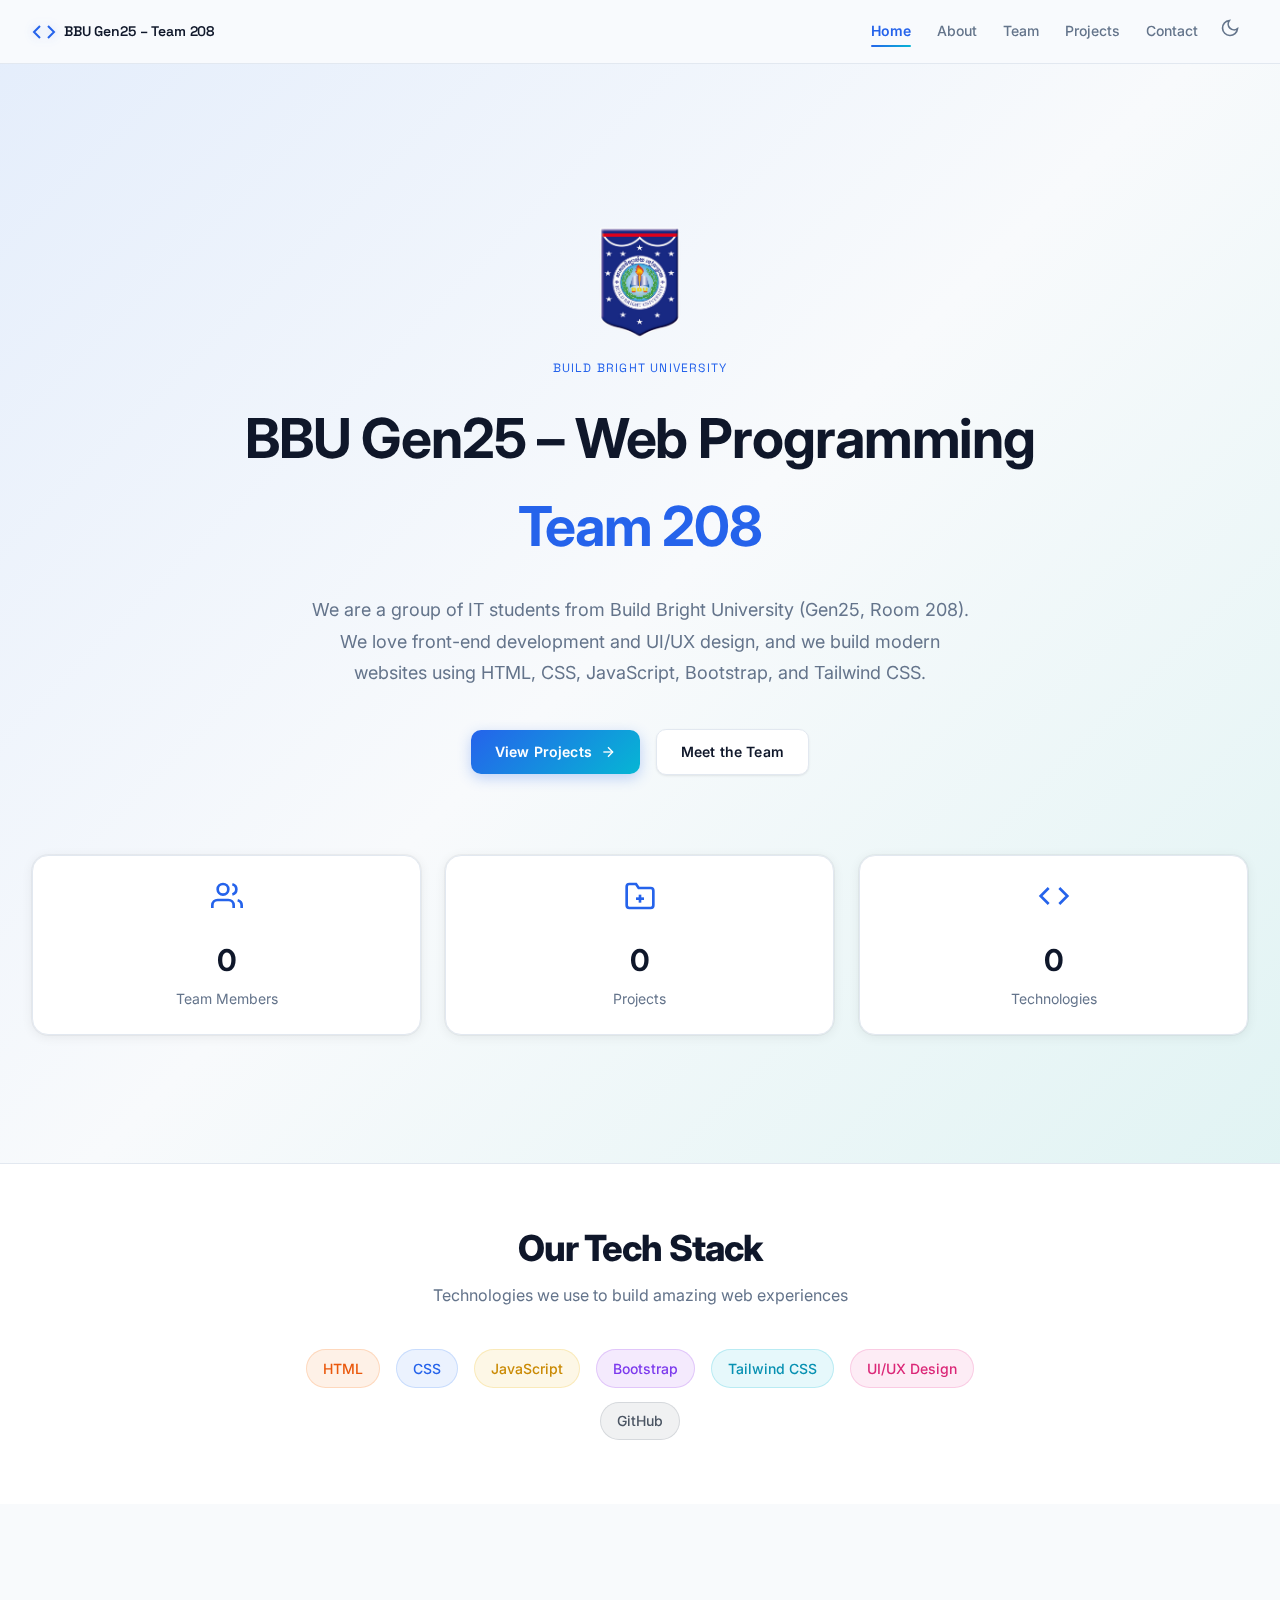
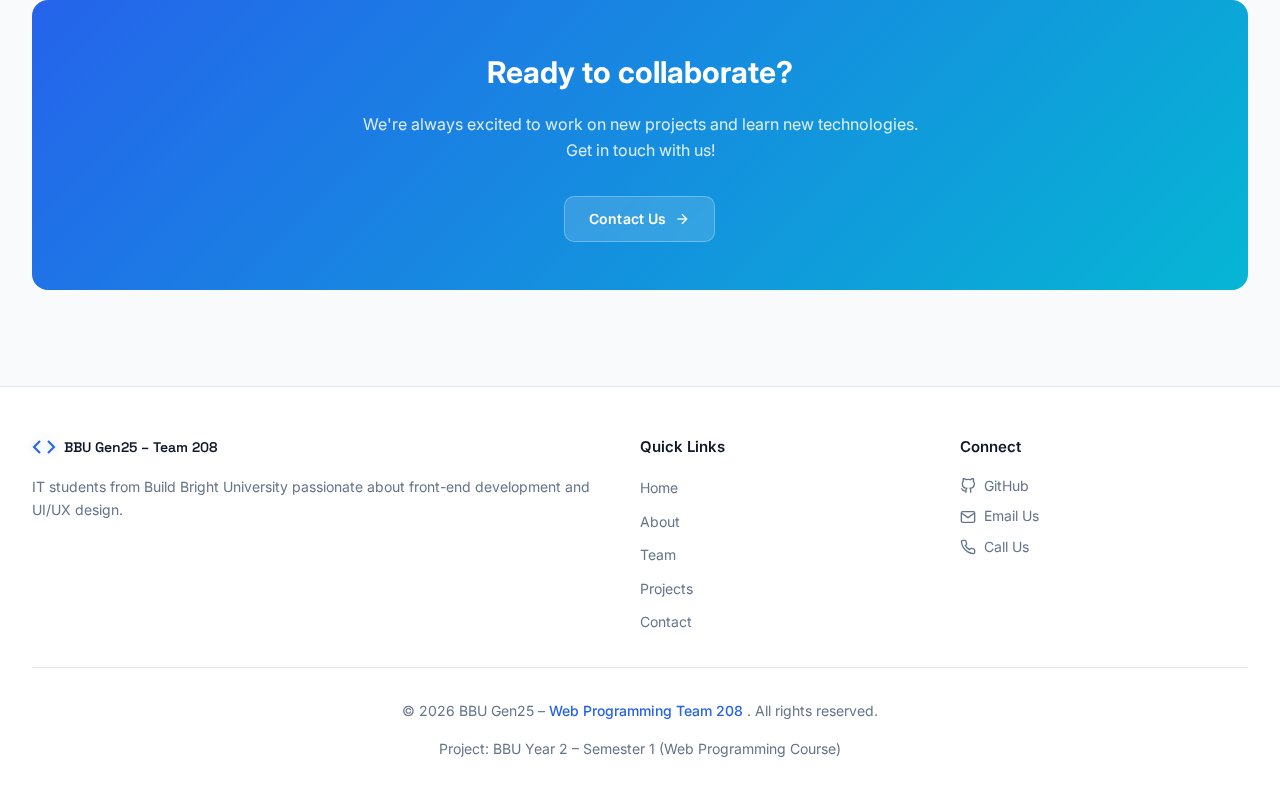
<file: index.html>
<!DOCTYPE html>
<html lang="en">
<head>
  <meta charset="UTF-8" />
  <meta name="viewport" content="width=device-width, initial-scale=1.0" />
  <title>BBU Gen25 – Web Programming Team 208</title>
  <meta
    name="description"
    content="IT students from Build Bright University passionate about front-end development and UI/UX design."
  />

  <link rel="stylesheet" href="css/base.css" />
  <link rel="stylesheet" href="css/layout.css" />
  <link rel="stylesheet" href="css/components.css" />
  <link rel="stylesheet" href="css/pages.css" />

  <link rel="preconnect" href="https://fonts.googleapis.com" />
  <link rel="preconnect" href="https://fonts.gstatic.com" crossorigin />
  <link
    href="https://fonts.googleapis.com/css2?family=Inter:wght@400;500;600;700&family=Space+Grotesk:wght@500;600;700&display=swap"
    rel="stylesheet"
  />
</head>

<body>

  <!-- Navbar -->
  <header class="navbar site-header">
    <nav class="nav-container site-nav__container" aria-label="Primary">

      <a href="index.html" class="logo site-nav__brand" aria-label="BBU Gen25 Team 208 Home">
        <svg
          class="logo-icon"
          viewBox="0 0 24 24"
          fill="none"
          stroke="currentColor"
          stroke-width="2"
        >
          <polyline points="16 18 22 12 16 6"></polyline>
          <polyline points="8 6 2 12 8 18"></polyline>
        </svg>

        <span class="logo-text-full">BBU Gen25 – Team 208</span>
        <span class="logo-text-short">BBU Gen25</span>
      </a>

      <!-- Desktop Navigation -->
      <div class="nav-links site-nav__links">
        <a href="index.html" class="nav-link active">Home</a>
        <a href="about.html" class="nav-link">About</a>
        <a href="team.html" class="nav-link">Team</a>
        <a href="projects.html" class="nav-link">Projects</a>
        <a href="contact.html" class="nav-link">Contact</a>

        <button
          class="theme-toggle"
          id="themeToggle"
          aria-label="Toggle theme"
        >
          <svg class="icon-moon" viewBox="0 0 24 24" fill="none" stroke="currentColor" stroke-width="2">
            <path d="M21 12.79A9 9 0 1 1 11.21 3 7 7 0 0 0 21 12.79z"></path>
          </svg>
          <svg class="icon-sun" viewBox="0 0 24 24" fill="none" stroke="currentColor" stroke-width="2">
            <circle cx="12" cy="12" r="5"></circle>
            <line x1="12" y1="1" x2="12" y2="3"></line>
            <line x1="12" y1="21" x2="12" y2="23"></line>
            <line x1="4.22" y1="4.22" x2="5.64" y2="5.64"></line>
            <line x1="18.36" y1="18.36" x2="19.78" y2="19.78"></line>
            <line x1="1" y1="12" x2="3" y2="12"></line>
            <line x1="21" y1="12" x2="23" y2="12"></line>
            <line x1="4.22" y1="19.78" x2="5.64" y2="18.36"></line>
            <line x1="18.36" y1="5.64" x2="19.78" y2="4.22"></line>
          </svg>
        </button>
      </div>

      <!-- Mobile Menu Button -->
      <div class="mobile-controls">

        <button
          class="theme-toggle"
          id="themeToggleMobile"
          aria-label="Toggle theme"
        >
          <svg class="icon-moon" viewBox="0 0 24 24" fill="none" stroke="currentColor" stroke-width="2">
            <path d="M21 12.79A9 9 0 1 1 11.21 3 7 7 0 0 0 21 12.79z"></path>
          </svg>
          <svg class="icon-sun" viewBox="0 0 24 24" fill="none" stroke="currentColor" stroke-width="2">
            <circle cx="12" cy="12" r="5"></circle>
            <line x1="12" y1="1" x2="12" y2="3"></line>
            <line x1="12" y1="21" x2="12" y2="23"></line>
            <line x1="4.22" y1="4.22" x2="5.64" y2="5.64"></line>
            <line x1="18.36" y1="18.36" x2="19.78" y2="19.78"></line>
            <line x1="1" y1="12" x2="3" y2="12"></line>
            <line x1="21" y1="12" x2="23" y2="12"></line>
            <line x1="4.22" y1="19.78" x2="5.64" y2="18.36"></line>
            <line x1="18.36" y1="5.64" x2="19.78" y2="4.22"></line>
          </svg>
        </button>

        <button
          class="menu-toggle"
          id="menuToggle"
          aria-label="Toggle menu"
          aria-expanded="false"
          aria-controls="mobileMenu"
        >
          <svg class="icon-menu" viewBox="0 0 24 24" fill="none" stroke="currentColor" stroke-width="2">
            <line x1="3" y1="12" x2="21" y2="12"></line>
            <line x1="3" y1="6" x2="21" y2="6"></line>
            <line x1="3" y1="18" x2="21" y2="18"></line>
          </svg>
          <svg class="icon-close" viewBox="0 0 24 24" fill="none" stroke="currentColor" stroke-width="2">
            <line x1="18" y1="6" x2="6" y2="18"></line>
            <line x1="6" y1="6" x2="18" y2="18"></line>
          </svg>
        </button>

      </div>
    </nav>

    <!-- Mobile Menu -->
    <div class="mobile-menu" id="mobileMenu">
      <a href="index.html" class="mobile-nav-link active">Home</a>
      <a href="about.html" class="mobile-nav-link">About</a>
      <a href="team.html" class="mobile-nav-link">Team</a>
      <a href="projects.html" class="mobile-nav-link">Projects</a>
      <a href="contact.html" class="mobile-nav-link">Contact</a>
    </div>
  </header>

  <!-- Main -->
  <main>

    <!-- Hero Section -->
    <section class="hero">
      <div class="hero-bg"></div>

      <div class="container hero-content animate-fade-in-up">
        <img
          src="assets/images/bbu-logo.png"
          alt="Build Bright University Logo"
          class="hero-university-logo"
        >
        <p class="hero-subtitle">Build Bright University</p>

        <h1 class="hero-title">
          BBU Gen25 – Web Programming
          <span class="hero-title-accent">Team 208</span>
        </h1>

        <p class="hero-description">
          We are a group of IT students from Build Bright University (Gen25, Room 208).
          We love front-end development and UI/UX design, and we build modern websites
          using HTML, CSS, JavaScript, Bootstrap, and Tailwind CSS.
        </p>

        <div class="hero-buttons">
          <a href="projects.html" class="btn btn-primary">
            View Projects
            <svg class="btn-icon" viewBox="0 0 24 24" fill="none" stroke="currentColor" stroke-width="2">
              <line x1="5" y1="12" x2="19" y2="12"></line>
              <polyline points="12 5 19 12 12 19"></polyline>
            </svg>
          </a>

          <a href="team.html" class="btn btn-secondary">
            Meet the Team
          </a>
        </div>
      </div>

      <!-- Stats -->
      <div class="container stats-grid">

        <div class="stat-card animate-fade-in-up delay-100">
          <svg class="stat-icon" viewBox="0 0 24 24" fill="none" stroke="currentColor" stroke-width="2">
            <path d="M17 21v-2a4 4 0 0 0-4-4H5a4 4 0 0 0-4 4v2"></path>
            <circle cx="9" cy="7" r="4"></circle>
            <path d="M23 21v-2a4 4 0 0 0-3-3.87"></path>
            <path d="M16 3.13a4 4 0 0 1 0 7.75"></path>
          </svg>

          <p class="stat-value" data-target="5">0</p>
          <p class="stat-label">Team Members</p>
        </div>

        <div class="stat-card animate-fade-in-up delay-200">
          <svg class="stat-icon" viewBox="0 0 24 24" fill="none" stroke="currentColor" stroke-width="2">
            <path d="M22 19a2 2 0 0 1-2 2H4a2 2 0 0 1-2-2V5a2 2 0 0 1 2-2h5l2 3h9a2 2 0 0 1 2 2z"></path>
            <line x1="12" y1="11" x2="12" y2="17"></line>
            <line x1="9" y1="14" x2="15" y2="14"></line>
          </svg>

          <p class="stat-value" data-target="5" data-suffix="+">0</p>
          <p class="stat-label">Projects</p>
        </div>

        <div class="stat-card animate-fade-in-up delay-300">
          <svg class="stat-icon" viewBox="0 0 24 24" fill="none" stroke="currentColor" stroke-width="2">
            <polyline points="16 18 22 12 16 6"></polyline>
            <polyline points="8 6 2 12 8 18"></polyline>
          </svg>

          <p class="stat-value" data-target="7">0</p>
          <p class="stat-label">Technologies</p>
        </div>

      </div>
    </section>

    <!-- Skills Section -->
    <section class="skills-section">
      <div class="container">

        <div class="section-header">
          <h2 class="section-title">Our Tech Stack</h2>
          <p class="section-description">
            Technologies we use to build amazing web experiences
          </p>
        </div>

        <div class="skills-grid">
          <span class="skill-badge skill-html">HTML</span>
          <span class="skill-badge skill-css">CSS</span>
          <span class="skill-badge skill-js">JavaScript</span>
          <span class="skill-badge skill-bootstrap">Bootstrap</span>
          <span class="skill-badge skill-tailwind">Tailwind CSS</span>
          <span class="skill-badge skill-uiux">UI/UX Design</span>
          <span class="skill-badge skill-github">GitHub</span>
        </div>

      </div>
    </section>

    <!-- CTA Section -->
    <section class="cta-section">
      <div class="container">
        <div class="cta-card">
          <h2 class="cta-title">Ready to collaborate?</h2>
          <p class="cta-description">
            We're always excited to work on new projects and learn new technologies.
            Get in touch with us!
          </p>

          <a href="contact.html" class="btn btn-cta">
            Contact Us
            <svg class="btn-icon" viewBox="0 0 24 24" fill="none" stroke="currentColor" stroke-width="2">
              <line x1="5" y1="12" x2="19" y2="12"></line>
              <polyline points="12 5 19 12 12 19"></polyline>
            </svg>
          </a>
        </div>
      </div>
    </section>

  </main>

  <!-- Footer -->
  <footer class="footer">
    <div class="container">

      <div class="footer-grid">

        <div class="footer-brand">
          <div class="footer-logo">
            <svg class="logo-icon" viewBox="0 0 24 24" fill="none" stroke="currentColor" stroke-width="2">
              <polyline points="16 18 22 12 16 6"></polyline>
              <polyline points="8 6 2 12 8 18"></polyline>
            </svg>
            <span>BBU Gen25 – Team 208</span>
          </div>

          <p class="footer-description">
            IT students from Build Bright University passionate about front-end development and UI/UX design.
          </p>
        </div>

        <div class="footer-links">
          <h3 class="footer-heading">Quick Links</h3>
          <ul>
            <li><a href="index.html">Home</a></li>
            <li><a href="about.html">About</a></li>
            <li><a href="team.html">Team</a></li>
            <li><a href="projects.html">Projects</a></li>
            <li><a href="contact.html">Contact</a></li>
          </ul>
        </div>
        <div class="footer-connect">
        <h3 class="footer-heading">Connect</h3>

        <ul>
          <li>
            <a href="github.html" target="_blank" rel="noopener noreferrer">
              <svg
                viewBox="0 0 24 24"
                fill="none"
                stroke="currentColor"
                stroke-width="2"
              >
                <path
                  d="M9 19c-5 1.5-5-2.5-7-3m14 6v-3.87a3.37 3.37 0 0 0-.94-2.61c3.14-.35 6.44-1.54 6.44-7A5.44 5.44 0 0 0 20 4.77 5.07 5.07 0 0 0 19.91 1S18.73.65 16 2.48a13.38 13.38 0 0 0-7 0C6.27.65 5.09 1 5.09 1A5.07 5.07 0 0 0 5 4.77a5.44 5.44 0 0 0-1.5 3.78c0 5.42 3.3 6.61 6.44 7A3.37 3.37 0 0 0 9 18.13V22"
                ></path>
              </svg>
              GitHub
            </a>
          </li>

          <li>
            <a href="mailto:pich_chanthorn@pp.bbu.edu.kh">
              <svg
                viewBox="0 0 24 24"
                fill="none"
                stroke="currentColor"
                stroke-width="2"
              >
                <path d="M4 4h16c1.1 0 2 .9 2 2v12c0 1.1-.9 2-2 2H4c-1.1 0-2-.9-2-2V6c0-1.1.9-2 2-2z"></path>
                <polyline points="22,6 12,13 2,6"></polyline>
              </svg>
              Email Us
            </a>
          </li>

          <li>
            <a href="tel:+855973100485">
              <svg
                viewBox="0 0 24 24"
                fill="none"
                stroke="currentColor"
                stroke-width="2"
              >
                <path
                  d="M22 16.92v3a2 2 0 0 1-2.18 2 19.79 19.79 0 0 1-8.63-3.07 19.5 19.5 0 0 1-6-6 19.79 19.79 0 0 1-3.07-8.67A2 2 0 0 1 4.11 2h3a2 2 0 0 1 2 1.72 12.84 12.84 0 0 0 .7 2.81 2 2 0 0 1-.45 2.11L8.09 9.91a16 16 0 0 0 6 6l1.27-1.27a2 2 0 0 1 2.11-.45 12.84 12.84 0 0 0 2.81.7A2 2 0 0 1 22 16.92z"
                ></path>
              </svg>
              Call Us
            </a>
          </li>
        </ul>
      </div>

        

      </div>

      <div class="footer-bottom">
        <p>
        &copy; <span id="currentYear"></span>
        BBU Gen25 – 
        <a href="https://t.me/bbu_gen25_team208" class="team-link">
          Web Programming Team 208
        </a>. 
        All rights reserved.
      </p>


        <p class="project-info">
          Project: BBU Year 2 – Semester 1 (Web Programming Course)
        </p>
      </div>

    </div>
  </footer>

  <script src="js/script.js"></script>
</body>
</html>
</file>
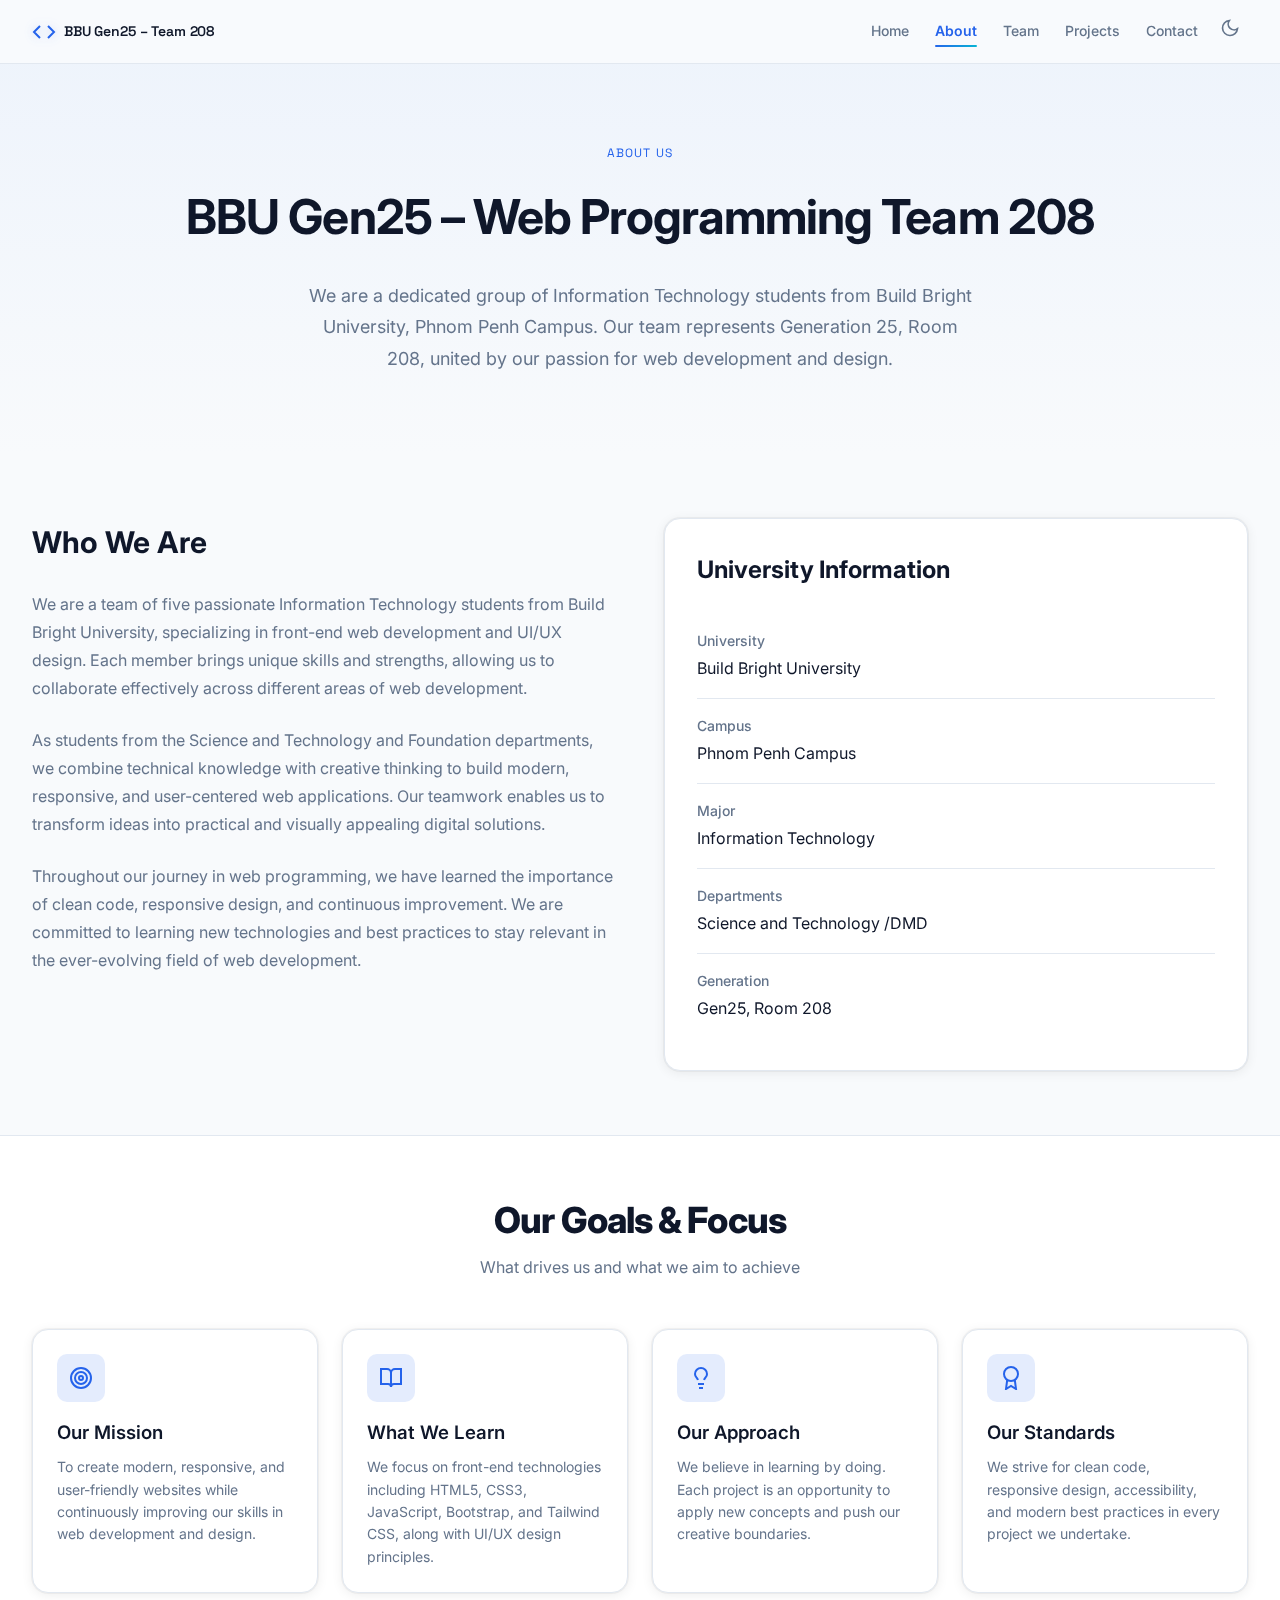
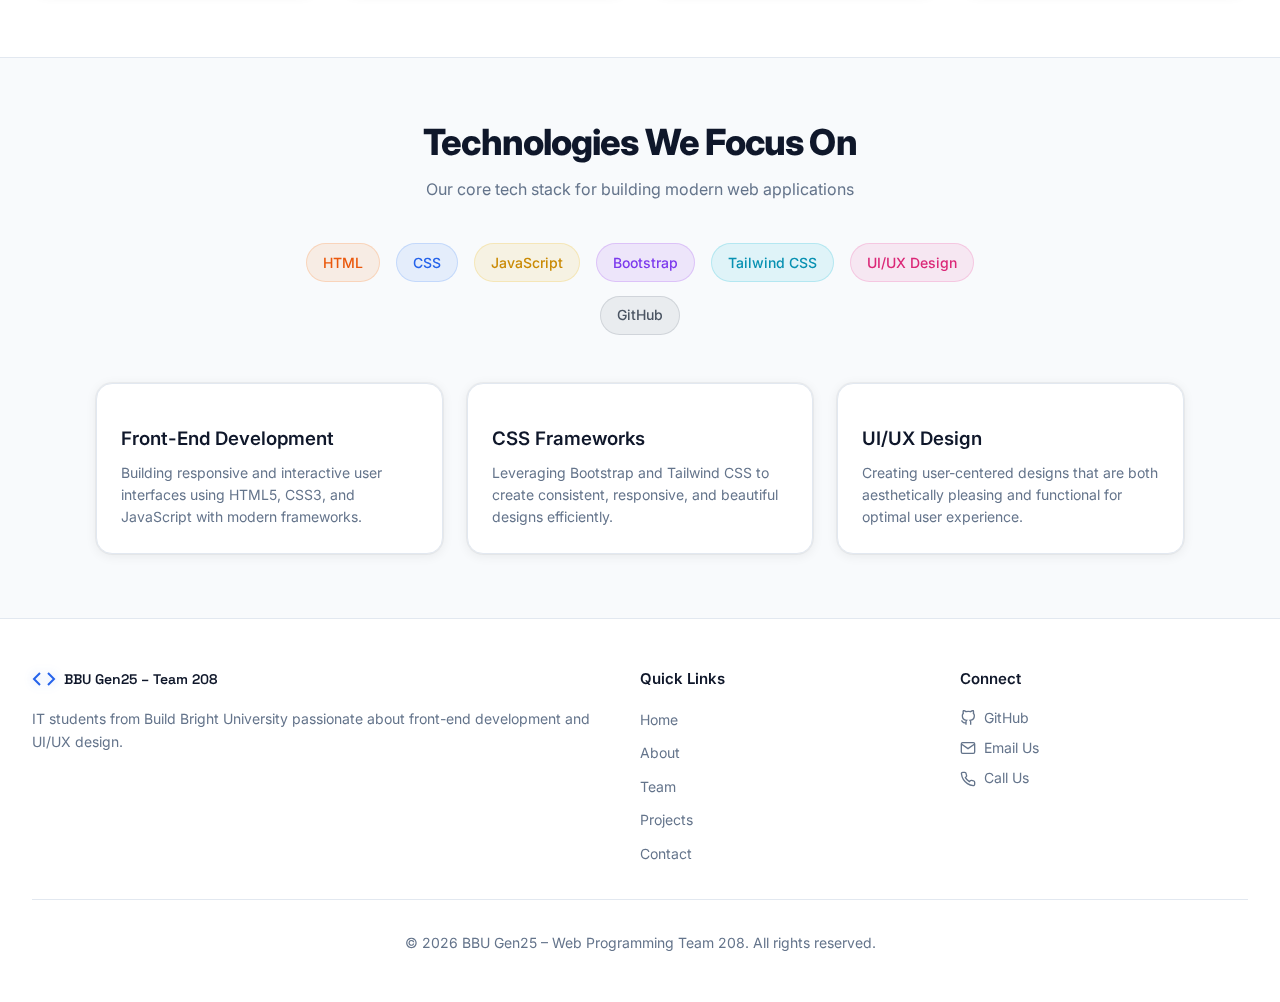
<file: about.html>
<!DOCTYPE html>
<html lang="en">
<head>
  <meta charset="UTF-8">
  <meta name="viewport" content="width=device-width, initial-scale=1.0">
  <title>About Us – BBU Gen25 Team 208</title>
  <meta name="description" content="Learn about BBU Gen25 Web Programming Team 208 from Build Bright University.">
  <link rel="stylesheet" href="css/base.css">
  <link rel="stylesheet" href="css/layout.css">
  <link rel="stylesheet" href="css/components.css">
  <link rel="stylesheet" href="css/pages.css">
  <link rel="preconnect" href="https://fonts.googleapis.com">
  <link rel="preconnect" href="https://fonts.gstatic.com" crossorigin>
  <link href="https://fonts.googleapis.com/css2?family=Inter:wght@400;500;600;700&family=Space+Grotesk:wght@500;600;700&display=swap" rel="stylesheet">
</head>
<body>
  <!-- Navbar -->
  <header class="navbar site-header">
    <nav class="nav-container site-nav__container" aria-label="Primary">
      <a href="index.html" class="logo site-nav__brand" aria-label="BBU Gen25 Team 208 Home">
        <svg class="logo-icon" viewBox="0 0 24 24" fill="none" stroke="currentColor" stroke-width="2">
          <polyline points="16 18 22 12 16 6"></polyline>
          <polyline points="8 6 2 12 8 18"></polyline>
        </svg>
        <span class="logo-text-full">BBU Gen25 – Team 208</span>
        <span class="logo-text-short">BBU Gen25</span>
      </a>

      <div class="nav-links site-nav__links">
        <a href="index.html" class="nav-link">Home</a>
        <a href="about.html" class="nav-link active">About</a>
        <a href="team.html" class="nav-link">Team</a>
        <a href="projects.html" class="nav-link">Projects</a>
        <a href="contact.html" class="nav-link">Contact</a>
        <button class="theme-toggle" id="themeToggle" aria-label="Toggle theme">
          <svg class="icon-moon" viewBox="0 0 24 24" fill="none" stroke="currentColor" stroke-width="2">
            <path d="M21 12.79A9 9 0 1 1 11.21 3 7 7 0 0 0 21 12.79z"></path>
          </svg>
          <svg class="icon-sun" viewBox="0 0 24 24" fill="none" stroke="currentColor" stroke-width="2">
            <circle cx="12" cy="12" r="5"></circle>
            <line x1="12" y1="1" x2="12" y2="3"></line>
            <line x1="12" y1="21" x2="12" y2="23"></line>
            <line x1="4.22" y1="4.22" x2="5.64" y2="5.64"></line>
            <line x1="18.36" y1="18.36" x2="19.78" y2="19.78"></line>
            <line x1="1" y1="12" x2="3" y2="12"></line>
            <line x1="21" y1="12" x2="23" y2="12"></line>
            <line x1="4.22" y1="19.78" x2="5.64" y2="18.36"></line>
            <line x1="18.36" y1="5.64" x2="19.78" y2="4.22"></line>
          </svg>
        </button>
      </div>

      <div class="mobile-controls">
        <button class="theme-toggle" id="themeToggleMobile" aria-label="Toggle theme">
          <svg class="icon-moon" viewBox="0 0 24 24" fill="none" stroke="currentColor" stroke-width="2">
            <path d="M21 12.79A9 9 0 1 1 11.21 3 7 7 0 0 0 21 12.79z"></path>
          </svg>
          <svg class="icon-sun" viewBox="0 0 24 24" fill="none" stroke="currentColor" stroke-width="2">
            <circle cx="12" cy="12" r="5"></circle>
            <line x1="12" y1="1" x2="12" y2="3"></line>
            <line x1="12" y1="21" x2="12" y2="23"></line>
            <line x1="4.22" y1="4.22" x2="5.64" y2="5.64"></line>
            <line x1="18.36" y1="18.36" x2="19.78" y2="19.78"></line>
            <line x1="1" y1="12" x2="3" y2="12"></line>
            <line x1="21" y1="12" x2="23" y2="12"></line>
            <line x1="4.22" y1="19.78" x2="5.64" y2="18.36"></line>
            <line x1="18.36" y1="5.64" x2="19.78" y2="4.22"></line>
          </svg>
        </button>
        <button class="menu-toggle" id="menuToggle" aria-label="Toggle menu" aria-expanded="false" aria-controls="mobileMenu">
          <svg class="icon-menu" viewBox="0 0 24 24" fill="none" stroke="currentColor" stroke-width="2">
            <line x1="3" y1="12" x2="21" y2="12"></line>
            <line x1="3" y1="6" x2="21" y2="6"></line>
            <line x1="3" y1="18" x2="21" y2="18"></line>
          </svg>
          <svg class="icon-close" viewBox="0 0 24 24" fill="none" stroke="currentColor" stroke-width="2">
            <line x1="18" y1="6" x2="6" y2="18"></line>
            <line x1="6" y1="6" x2="18" y2="18"></line>
          </svg>
        </button>
      </div>
    </nav>

    <div class="mobile-menu" id="mobileMenu">
      <a href="index.html" class="mobile-nav-link">Home</a>
      <a href="about.html" class="mobile-nav-link active">About</a>
      <a href="team.html" class="mobile-nav-link">Team</a>
      <a href="projects.html" class="mobile-nav-link">Projects</a>
      <a href="contact.html" class="mobile-nav-link">Contact</a>
    </div>
  </header>

  <main>
    <!-- Hero Section -->
    <section class="page-hero">
      <div class="container">
        <p class="page-subtitle">About Us</p>
        <h1 class="page-title">BBU Gen25 – Web Programming Team 208</h1>
        <p class="page-description">
          We are a dedicated group of Information Technology students from Build Bright University, Phnom Penh
          Campus. Our team represents Generation 25, Room 208, united by our passion for web development and design.
        </p>
      </div>
    </section>

    <!-- About Content -->
    <section class="about-content">
      <div class="container">
        <div class="about-grid">
          <div class="about-text">
            <h2>Who We Are</h2>
            <p>
              We are a team of five passionate Information Technology students from Build Bright University,
              specializing in front-end web development and UI/UX design. Each member brings unique skills and
              strengths, allowing us to collaborate effectively across different areas of web development.

            </p>
            <p>
              As students from the Science and Technology and Foundation departments, we combine technical
              knowledge with creative thinking to build modern, responsive, and user-centered web applications.
              Our teamwork enables us to transform ideas into practical and visually appealing digital solutions.
            </p>
            <p>
              Throughout our journey in web programming, we have learned the importance of clean code,
              responsive design, and continuous improvement. We are committed to learning new technologies
              and best practices to stay relevant in the ever-evolving field of web development.
            </p>

          </div>

          <div class="info-card">
            <h3>University Information</h3>
            <dl class="info-list">
              <div class="info-item">
                <dt>University</dt>
                <dd>Build Bright University</dd>
              </div>
              <div class="info-item">
                <dt>Campus</dt>
                <dd>Phnom Penh Campus</dd>
              </div>
              <div class="info-item">
                <dt>Major</dt>
                <dd>Information Technology</dd>
              </div>
              <div class="info-item">
                <dt>Departments</dt>
                <dd>Science and Technology /DMD</dd>
              </div>
              <div class="info-item">
                <dt>Generation</dt>
                <dd>Gen25, Room 208</dd>
              </div>
            </dl>
          </div>
        </div>
      </div>
    </section>

    <!-- Goals Section -->
    <section class="goals-section">
      <div class="container">
        <div class="section-header">
          <h2 class="section-title">Our Goals & Focus</h2>
          <p class="section-description">What drives us and what we aim to achieve</p>
        </div>

        <div class="goals-grid">
          <div class="goal-card">
            <div class="goal-icon">
              <svg viewBox="0 0 24 24" fill="none" stroke="currentColor" stroke-width="2">
                <circle cx="12" cy="12" r="10"></circle>
                <circle cx="12" cy="12" r="6"></circle>
                <circle cx="12" cy="12" r="2"></circle>
              </svg>
            </div>
            <h3>Our Mission</h3>
            <p>To create modern, responsive, and user-friendly websites while continuously improving our skills in web development and design.</p>
          </div>
          <div class="goal-card">
            <div class="goal-icon">
              <svg viewBox="0 0 24 24" fill="none" stroke="currentColor" stroke-width="2">
                <path d="M2 3h6a4 4 0 0 1 4 4v14a3 3 0 0 0-3-3H2z"></path>
                <path d="M22 3h-6a4 4 0 0 0-4 4v14a3 3 0 0 1 3-3h7z"></path>
              </svg>
            </div>
            <h3>What We Learn</h3>
            <p>We focus on front-end technologies including HTML5, CSS3, JavaScript, Bootstrap, and Tailwind CSS, along with UI/UX design principles.</p>
          </div>
          <div class="goal-card">
            <div class="goal-icon">
              <svg viewBox="0 0 24 24" fill="none" stroke="currentColor" stroke-width="2">
                <line x1="9" y1="18" x2="15" y2="18"></line>
                <line x1="10" y1="22" x2="14" y2="22"></line>
                <path d="M15.09 14c.18-.98.65-1.74 1.41-2.5A4.65 4.65 0 0 0 18 8 6 6 0 0 0 6 8c0 1 .23 2.23 1.5 3.5A4.61 4.61 0 0 1 8.91 14"></path>
              </svg>
            </div>
            <h3>Our Approach</h3>
            <p>We believe in learning by doing. Each project is an opportunity to apply new concepts and push our creative boundaries.</p>
          </div>
          <div class="goal-card">
            <div class="goal-icon">
              <svg viewBox="0 0 24 24" fill="none" stroke="currentColor" stroke-width="2">
                <circle cx="12" cy="8" r="7"></circle>
                <polyline points="8.21 13.89 7 23 12 20 17 23 15.79 13.88"></polyline>
              </svg>
            </div>
            <h3>Our Standards</h3>
            <p>We strive for clean code, responsive design, accessibility, and modern best practices in every project we undertake.</p>
          </div>
        </div>
      </div>
    </section>

    <!-- Skills Section -->
    <section class="about-skills-section">
      <div class="container">
        <div class="section-header">
          <h2 class="section-title">Technologies We Focus On</h2>
          <p class="section-description">Our core tech stack for building modern web applications</p>
        </div>

        <div class="skills-grid">
          <span class="skill-badge skill-html">HTML</span>
          <span class="skill-badge skill-css">CSS</span>
          <span class="skill-badge skill-js">JavaScript</span>
          <span class="skill-badge skill-bootstrap">Bootstrap</span>
          <span class="skill-badge skill-tailwind">Tailwind CSS</span>
          <span class="skill-badge skill-uiux">UI/UX Design</span>
          <span class="skill-badge skill-github">GitHub</span>
        </div>

        <div class="tech-cards">
          <div class="tech-card">
            <h3>Front-End Development</h3>
            <p>Building responsive and interactive user interfaces using HTML5, CSS3, and JavaScript with modern frameworks.</p>
          </div>
          <div class="tech-card">
            <h3>CSS Frameworks</h3>
            <p>Leveraging Bootstrap and Tailwind CSS to create consistent, responsive, and beautiful designs efficiently.</p>
          </div>
          <div class="tech-card">
            <h3>UI/UX Design</h3>
            <p>Creating user-centered designs that are both aesthetically pleasing and functional for optimal user experience.</p>
          </div>
        </div>
      </div>
    </section>
  </main>

  <!-- Footer -->
  <!-- Footer -->
  <footer class="footer">
    <div class="container">
      <div class="footer-grid">
        <div class="footer-brand">
          <div class="footer-logo">
            <svg class="logo-icon" viewBox="0 0 24 24" fill="none" stroke="currentColor" stroke-width="2">
              <polyline points="16 18 22 12 16 6"></polyline>
              <polyline points="8 6 2 12 8 18"></polyline>
            </svg>
            <span>BBU Gen25 – Team 208</span>
          </div>
          <p class="footer-description">
            IT students from Build Bright University passionate about front-end development and UI/UX design.
          </p>
        </div>

        <div class="footer-links">
          <h3 class="footer-heading">Quick Links</h3>
          <ul>
            <li><a href="index.html">Home</a></li>
            <li><a href="about.html">About</a></li>
            <li><a href="team.html">Team</a></li>
            <li><a href="projects.html">Projects</a></li>
            <li><a href="contact.html">Contact</a></li>
          </ul>
        </div>

        <div class="footer-connect">
          <h3 class="footer-heading">Connect</h3>
          <ul>
            <li>
              <a href="github.html" target="_blank" rel="noopener noreferrer">
                <svg viewBox="0 0 24 24" fill="none" stroke="currentColor" stroke-width="2">
                  <path d="M9 19c-5 1.5-5-2.5-7-3m14 6v-3.87a3.37 3.37 0 0 0-.94-2.61c3.14-.35 6.44-1.54 6.44-7A5.44 5.44 0 0 0 20 4.77 5.07 5.07 0 0 0 19.91 1S18.73.65 16 2.48a13.38 13.38 0 0 0-7 0C6.27.65 5.09 1 5.09 1A5.07 5.07 0 0 0 5 4.77a5.44 5.44 0 0 0-1.5 3.78c0 5.42 3.3 6.61 6.44 7A3.37 3.37 0 0 0 9 18.13V22"></path>
                </svg>
                GitHub
              </a>
            </li>
            <li>
              <a href="mailto:pich_chanthorn@pp.bbu.edu.kh">
                <svg viewBox="0 0 24 24" fill="none" stroke="currentColor" stroke-width="2">
                  <path d="M4 4h16c1.1 0 2 .9 2 2v12c0 1.1-.9 2-2 2H4c-1.1 0-2-.9-2-2V6c0-1.1.9-2 2-2z"></path>
                  <polyline points="22,6 12,13 2,6"></polyline>
                </svg>
                Email Us
              </a>
            </li>
            <li>
              <a href="tel:+855973100485">
                <svg viewBox="0 0 24 24" fill="none" stroke="currentColor" stroke-width="2">
                  <path d="M22 16.92v3a2 2 0 0 1-2.18 2 19.79 19.79 0 0 1-8.63-3.07 19.5 19.5 0 0 1-6-6 19.79 19.79 0 0 1-3.07-8.67A2 2 0 0 1 4.11 2h3a2 2 0 0 1 2 1.72 12.84 12.84 0 0 0 .7 2.81 2 2 0 0 1-.45 2.11L8.09 9.91a16 16 0 0 0 6 6l1.27-1.27a2 2 0 0 1 2.11-.45 12.84 12.84 0 0 0 2.81.7A2 2 0 0 1 22 16.92z"></path>
                </svg>
                Call Us
              </a>
            </li>
          </ul>
        </div>
      </div>

      <div class="footer-bottom">
        <p>&copy; <span id="currentYear"></span> BBU Gen25 – Web Programming Team 208. All rights reserved.</p>
      </div>
    </div>
  </footer>

  <script src="js/script.js"></script>
</body>
</html>
</file>
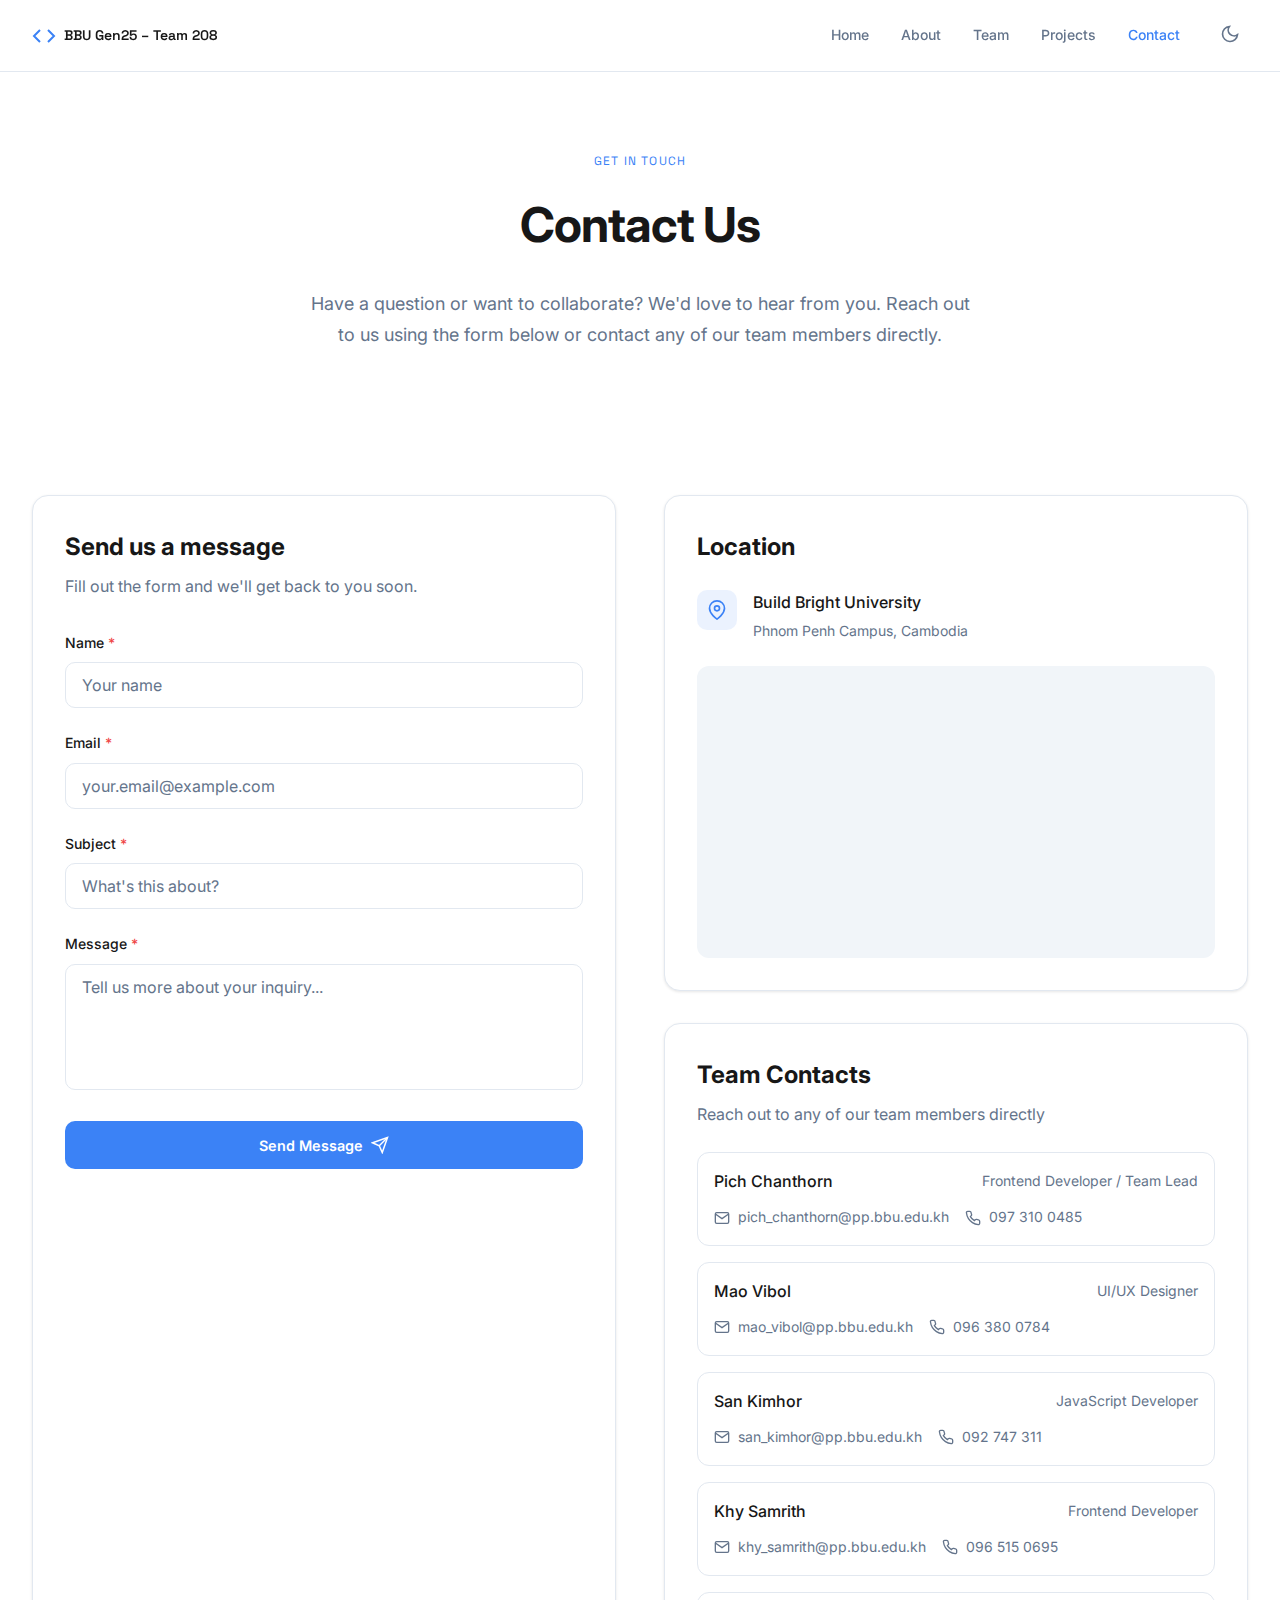
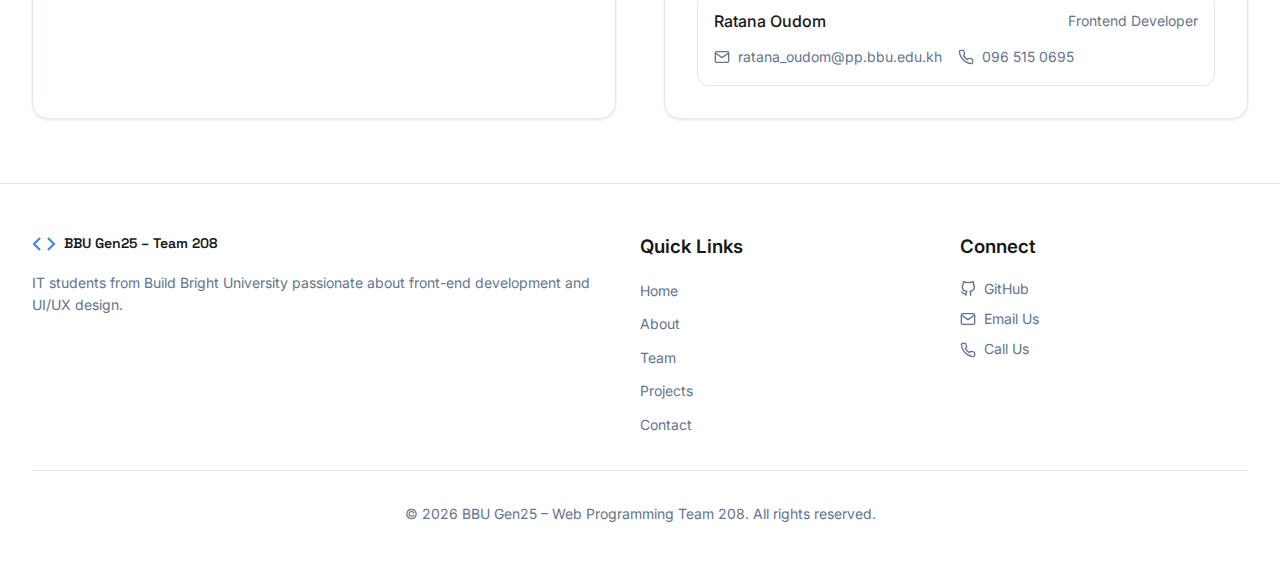
<file: contact.html>
<!DOCTYPE html>
<html lang="en">
<head>
  <meta charset="UTF-8">
  <meta name="viewport" content="width=device-width, initial-scale=1.0">
  <title>Contact Us – BBU Gen25 Team 208</title>
  <meta name="description" content="Get in touch with BBU Gen25 Web Programming Team 208.">
  <link rel="stylesheet" href="css/style.css">
  <link rel="preconnect" href="https://fonts.googleapis.com">
  <link rel="preconnect" href="https://fonts.gstatic.com" crossorigin>
  <link href="https://fonts.googleapis.com/css2?family=Inter:wght@400;500;600;700&family=Space+Grotesk:wght@500;600;700&display=swap" rel="stylesheet">
</head>
<body>
  <!-- Navbar -->
  <header class="navbar">
    <nav class="nav-container">
      <a href="index.html" class="logo">
        <svg class="logo-icon" viewBox="0 0 24 24" fill="none" stroke="currentColor" stroke-width="2">
          <polyline points="16 18 22 12 16 6"></polyline>
          <polyline points="8 6 2 12 8 18"></polyline>
        </svg>
        <span class="logo-text-full">BBU Gen25 – Team 208</span>
        <span class="logo-text-short">BBU Gen25</span>
      </a>

      <div class="nav-links">
        <a href="index.html" class="nav-link">Home</a>
        <a href="about.html" class="nav-link">About</a>
        <a href="team.html" class="nav-link">Team</a>
        <a href="projects.html" class="nav-link">Projects</a>
        <a href="contact.html" class="nav-link active">Contact</a>
        <button class="theme-toggle" id="themeToggle" aria-label="Toggle theme">
          <svg class="icon-moon" viewBox="0 0 24 24" fill="none" stroke="currentColor" stroke-width="2">
            <path d="M21 12.79A9 9 0 1 1 11.21 3 7 7 0 0 0 21 12.79z"></path>
          </svg>
          <svg class="icon-sun" viewBox="0 0 24 24" fill="none" stroke="currentColor" stroke-width="2">
            <circle cx="12" cy="12" r="5"></circle>
            <line x1="12" y1="1" x2="12" y2="3"></line>
            <line x1="12" y1="21" x2="12" y2="23"></line>
            <line x1="4.22" y1="4.22" x2="5.64" y2="5.64"></line>
            <line x1="18.36" y1="18.36" x2="19.78" y2="19.78"></line>
            <line x1="1" y1="12" x2="3" y2="12"></line>
            <line x1="21" y1="12" x2="23" y2="12"></line>
            <line x1="4.22" y1="19.78" x2="5.64" y2="18.36"></line>
            <line x1="18.36" y1="5.64" x2="19.78" y2="4.22"></line>
          </svg>
        </button>
      </div>

      <div class="mobile-controls">
        <button class="theme-toggle" id="themeToggleMobile" aria-label="Toggle theme">
          <svg class="icon-moon" viewBox="0 0 24 24" fill="none" stroke="currentColor" stroke-width="2">
            <path d="M21 12.79A9 9 0 1 1 11.21 3 7 7 0 0 0 21 12.79z"></path>
          </svg>
          <svg class="icon-sun" viewBox="0 0 24 24" fill="none" stroke="currentColor" stroke-width="2">
            <circle cx="12" cy="12" r="5"></circle>
            <line x1="12" y1="1" x2="12" y2="3"></line>
            <line x1="12" y1="21" x2="12" y2="23"></line>
            <line x1="4.22" y1="4.22" x2="5.64" y2="5.64"></line>
            <line x1="18.36" y1="18.36" x2="19.78" y2="19.78"></line>
            <line x1="1" y1="12" x2="3" y2="12"></line>
            <line x1="21" y1="12" x2="23" y2="12"></line>
            <line x1="4.22" y1="19.78" x2="5.64" y2="18.36"></line>
            <line x1="18.36" y1="5.64" x2="19.78" y2="4.22"></line>
          </svg>
        </button>
        <button class="menu-toggle" id="menuToggle" aria-label="Toggle menu">
          <svg class="icon-menu" viewBox="0 0 24 24" fill="none" stroke="currentColor" stroke-width="2">
            <line x1="3" y1="12" x2="21" y2="12"></line>
            <line x1="3" y1="6" x2="21" y2="6"></line>
            <line x1="3" y1="18" x2="21" y2="18"></line>
          </svg>
          <svg class="icon-close" viewBox="0 0 24 24" fill="none" stroke="currentColor" stroke-width="2">
            <line x1="18" y1="6" x2="6" y2="18"></line>
            <line x1="6" y1="6" x2="18" y2="18"></line>
          </svg>
        </button>
      </div>
    </nav>

    <div class="mobile-menu" id="mobileMenu">
      <a href="index.html" class="mobile-nav-link">Home</a>
      <a href="about.html" class="mobile-nav-link">About</a>
      <a href="team.html" class="mobile-nav-link">Team</a>
      <a href="projects.html" class="mobile-nav-link">Projects</a>
      <a href="contact.html" class="mobile-nav-link active">Contact</a>
    </div>
  </header>

  <main>
    <!-- Hero Section -->
    <section class="page-hero">
      <div class="container">
        <p class="page-subtitle">Get in Touch</p>
        <h1 class="page-title">Contact Us</h1>
        <p class="page-description">
          Have a question or want to collaborate? We'd love to hear from you. Reach out to us using the form
          below or contact any of our team members directly.
        </p>
      </div>
    </section>

    <!-- Contact Form & Info -->
    <section class="contact-section">
      <div class="container">
        <div class="contact-grid">
          <!-- Contact Form -->
          <div class="contact-form-card">
            <h2>Send us a message</h2>
            <p>Fill out the form and we'll get back to you soon.</p>

            <!-- Success Message (hidden by default) -->
            <div class="success-message" id="successMessage">
              <svg viewBox="0 0 24 24" fill="none" stroke="currentColor" stroke-width="2">
                <path d="M22 11.08V12a10 10 0 1 1-5.93-9.14"></path>
                <polyline points="22 4 12 14.01 9 11.01"></polyline>
              </svg>
              <h3>Message Sent!</h3>
              <p>Thank you for reaching out. We'll respond as soon as possible.</p>
              <button class="btn btn-primary" id="sendAnother">Send Another Message</button>
            </div>

            <!-- Contact Form -->
            <form id="contactForm" class="contact-form">
              <div class="form-group">
                <label for="name">Name <span class="required">*</span></label>
                <input type="text" id="name" name="name" placeholder="Your name">
                <p class="error-message" id="nameError"></p>
              </div>

              <div class="form-group">
                <label for="email">Email <span class="required">*</span></label>
                <input type="email" id="email" name="email" placeholder="your.email@example.com">
                <p class="error-message" id="emailError"></p>
              </div>

              <div class="form-group">
                <label for="subject">Subject <span class="required">*</span></label>
                <input type="text" id="subject" name="subject" placeholder="What's this about?">
                <p class="error-message" id="subjectError"></p>
              </div>

              <div class="form-group">
                <label for="message">Message <span class="required">*</span></label>
                <textarea id="message" name="message" rows="5" placeholder="Tell us more about your inquiry..."></textarea>
                <p class="error-message" id="messageError"></p>
              </div>

              <button type="submit" class="btn btn-primary btn-full">
                Send Message
                <svg viewBox="0 0 24 24" fill="none" stroke="currentColor" stroke-width="2">
                  <line x1="22" y1="2" x2="11" y2="13"></line>
                  <polygon points="22 2 15 22 11 13 2 9 22 2"></polygon>
                </svg>
              </button>
            </form>
          </div>

          <!-- Contact Information -->
          <div class="contact-info">
            <div class="location-card">
              <h2>Location</h2>
              <div class="location-content">
                <div class="location-icon">
                  <svg viewBox="0 0 24 24" fill="none" stroke="currentColor" stroke-width="2">
                    <path d="M21 10c0 7-9 13-9 13s-9-6-9-13a9 9 0 0 1 18 0z"></path>
                    <circle cx="12" cy="10" r="3"></circle>
                  </svg>
                </div>
                <div>
                  <p class="location-title">Build Bright University</p>
                  <p class="location-subtitle">Phnom Penh Campus, Cambodia</p>
                </div>
              </div>

              <div class="map-container">
                <iframe
                  src="https://www.google.com/maps/embed?pb=!1m18!1m12!1m3!1d3908.768073030989!2d104.91703121531847!3d11.568997247083287!2m3!1f0!2f0!3f0!3m2!1i1024!2i768!4f13.1!3m3!1m2!1s0x310951add3e32d21%3A0x57b5f8fd1c1c1f8e!2sPhnom%20Penh!5e0!3m2!1sen!2skh!4v1635000000000!5m2!1sen!2skh"
                  width="100%"
                  height="100%"
                  style="border:0;"
                  allowfullscreen=""
                  loading="lazy"
                  referrerpolicy="no-referrer-when-downgrade"
                  title="Build Bright University Location">
                </iframe>
              </div>
            </div>

            <!-- Team Contacts -->
            <div class="team-contacts-card">
              <h2>Team Contacts</h2>
              <p>Reach out to any of our team members directly</p>

              <div class="team-contacts-list">

                <!-- 1. Pich Chanthorn -->
                <div class="team-contact-item">
                  <div class="team-contact-header">
                    <p class="contact-name">Pich Chanthorn</p>
                    <p class="contact-role">Frontend Developer / Team Lead</p>
                  </div>
                  <div class="team-contact-links">
                    <a href="mailto:pich_chanthorn@pp.bbu.edu.kh">
                      <svg viewBox="0 0 24 24" fill="none" stroke="currentColor" stroke-width="2">
                        <path d="M4 4h16c1.1 0 2 .9 2 2v12c0 1.1-.9 2-2 2H4c-1.1 0-2-.9-2-2V6c0-1.1.9-2 2-2z"></path>
                        <polyline points="22,6 12,13 2,6"></polyline>
                      </svg>
                      <span>pich_chanthorn@pp.bbu.edu.kh</span>
                    </a>
                    <a href="tel:0973100485">
                      <svg viewBox="0 0 24 24" fill="none" stroke="currentColor" stroke-width="2">
                        <path d="M22 16.92v3a2 2 0 0 1-2.18 2 19.79 19.79 0 0 1-8.63-3.07 19.5 19.5 0 0 1-6-6 19.79 19.79 0 0 1-3.07-8.67A2 2 0 0 1 4.11 2h3a2 2 0 0 1 2 1.72 12.84 12.84 0 0 0 .7 2.81 2 2 0 0 1-.45 2.11L8.09 9.91a16 16 0 0 0 6 6l1.27-1.27a2 2 0 0 1 2.11-.45 12.84 12.84 0 0 0 2.81.7A2 2 0 0 1 22 16.92z"></path>
                      </svg>
                      <span>097 310 0485</span>
                    </a>
                  </div>
                </div>

                <!-- 2. Mao Vibol -->
                <div class="team-contact-item">
                  <div class="team-contact-header">
                    <p class="contact-name">Mao Vibol</p>
                    <p class="contact-role">UI/UX Designer</p>
                  </div>
                  <div class="team-contact-links">
                    <a href="mailto:mao_vibol@pp.bbu.edu.kh">
                      <svg viewBox="0 0 24 24" fill="none" stroke="currentColor" stroke-width="2">
                        <path d="M4 4h16c1.1 0 2 .9 2 2v12c0 1.1-.9 2-2 2H4c-1.1 0-2-.9-2-2V6c0-1.1.9-2 2-2z"></path>
                        <polyline points="22,6 12,13 2,6"></polyline>
                      </svg>
                      <span>mao_vibol@pp.bbu.edu.kh</span>
                    </a>
                    <a href="tel:0963800784">
                      <svg viewBox="0 0 24 24" fill="none" stroke="currentColor" stroke-width="2">
                        <path d="M22 16.92v3a2 2 0 0 1-2.18 2 19.79 19.79 0 0 1-8.63-3.07 19.5 19.5 0 0 1-6-6 19.79 19.79 0 0 1-3.07-8.67A2 2 0 0 1 4.11 2h3a2 2 0 0 1 2 1.72 12.84 12.84 0 0 0 .7 2.81 2 2 0 0 1-.45 2.11L8.09 9.91a16 16 0 0 0 6 6l1.27-1.27a2 2 0 0 1 2.11-.45 12.84 12.84 0 0 0 2.81.7A2 2 0 0 1 22 16.92z"></path>
                      </svg>
                      <span>096 380 0784</span>
                    </a>
                  </div>
                </div>

                <!-- 3. San Kimhor -->
                <div class="team-contact-item">
                  <div class="team-contact-header">
                    <p class="contact-name">San Kimhor</p>
                    <p class="contact-role">JavaScript Developer</p>
                  </div>
                  <div class="team-contact-links">
                    <a href="mailto:san_kimhor@pp.bbu.edu.kh">
                      <svg viewBox="0 0 24 24" fill="none" stroke="currentColor" stroke-width="2">
                        <path d="M4 4h16c1.1 0 2 .9 2 2v12c0 1.1-.9 2-2 2H4c-1.1 0-2-.9-2-2V6c0-1.1.9-2 2-2z"></path>
                        <polyline points="22,6 12,13 2,6"></polyline>
                      </svg>
                      <span>san_kimhor@pp.bbu.edu.kh</span>
                    </a>
                    <a href="tel:092747311">
                      <svg viewBox="0 0 24 24" fill="none" stroke="currentColor" stroke-width="2">
                        <path d="M22 16.92v3a2 2 0 0 1-2.18 2 19.79 19.79 0 0 1-8.63-3.07 19.5 19.5 0 0 1-6-6 19.79 19.79 0 0 1-3.07-8.67A2 2 0 0 1 4.11 2h3a2 2 0 0 1 2 1.72 12.84 12.84 0 0 0 .7 2.81 2 2 0 0 1-.45 2.11L8.09 9.91a16 16 0 0 0 6 6l1.27-1.27a2 2 0 0 1 2.11-.45 12.84 12.84 0 0 0 2.81.7A2 2 0 0 1 22 16.92z"></path>
                      </svg>
                      <span>092 747 311</span>
                    </a>
                  </div>
                </div>

                <!-- 4. Khy Samrith -->
                <div class="team-contact-item">
                  <div class="team-contact-header">
                    <p class="contact-name">Khy Samrith</p>
                    <p class="contact-role">Frontend Developer</p>
                  </div>
                  <div class="team-contact-links">
                    <a href="mailto:khy_samrith@pp.bbu.edu.kh">
                      <svg viewBox="0 0 24 24" fill="none" stroke="currentColor" stroke-width="2">
                        <path d="M4 4h16c1.1 0 2 .9 2 2v12c0 1.1-.9 2-2 2H4c-1.1 0-2-.9-2-2V6c0-1.1.9-2 2-2z"></path>
                        <polyline points="22,6 12,13 2,6"></polyline>
                      </svg>
                      <span>khy_samrith@pp.bbu.edu.kh</span>
                    </a>
                    <a href="tel:0965150695">
                      <svg viewBox="0 0 24 24" fill="none" stroke="currentColor" stroke-width="2">
                        <path d="M22 16.92v3a2 2 0 0 1-2.18 2 19.79 19.79 0 0 1-8.63-3.07 19.5 19.5 0 0 1-6-6 19.79 19.79 0 0 1-3.07-8.67A2 2 0 0 1 4.11 2h3a2 2 0 0 1 2 1.72 12.84 12.84 0 0 0 .7 2.81 2 2 0 0 1-.45 2.11L8.09 9.91a16 16 0 0 0 6 6l1.27-1.27a2 2 0 0 1 2.11-.45 12.84 12.84 0 0 0 2.81.7A2 2 0 0 1 22 16.92z"></path>
                      </svg>
                      <span>096 515 0695</span>
                    </a>
                  </div>
                </div>
                <!-- 5. Ratana Oudom -->
                <div class="team-contact-item">
                  <div class="team-contact-header">
                    <p class="contact-name">Ratana Oudom</p>
                    <p class="contact-role">Frontend Developer</p>
                  </div>
                  <div class="team-contact-links">
                    <a href="mailto:ratana_oudom@pp.bbu.edu.kh">
                      <svg viewBox="0 0 24 24" fill="none" stroke="currentColor" stroke-width="2">
                        <path d="M4 4h16c1.1 0 2 .9 2 2v12c0 1.1-.9 2-2 2H4c-1.1 0-2-.9-2-2V6c0-1.1.9-2 2-2z"></path>
                        <polyline points="22,6 12,13 2,6"></polyline>
                      </svg>
                      <span>ratana_oudom@pp.bbu.edu.kh</span>
                    </a>
                    <a href="tel:0965150695">
                      <svg viewBox="0 0 24 24" fill="none" stroke="currentColor" stroke-width="2">
                        <path d="M22 16.92v3a2 2 0 0 1-2.18 2 19.79 19.79 0 0 1-8.63-3.07 19.5 19.5 0 0 1-6-6 19.79 19.79 0 0 1-3.07-8.67A2 2 0 0 1 4.11 2h3a2 2 0 0 1 2 1.72 12.84 12.84 0 0 0 .7 2.81 2 2 0 0 1-.45 2.11L8.09 9.91a16 16 0 0 0 6 6l1.27-1.27a2 2 0 0 1 2.11-.45 12.84 12.84 0 0 0 2.81.7A2 2 0 0 1 22 16.92z"></path>
                      </svg>
                      <span>096 515 0695</span>
                    </a>
                  </div>
                </div>

              </div>
            </div>

          </div>
        </div>
      </div>
    </section>
  </main>

  <!-- Footer -->
   <!-- Footer -->
  <footer class="footer">
    <div class="container">
      <div class="footer-grid">
        <div class="footer-brand">
          <div class="footer-logo">
            <svg class="logo-icon" viewBox="0 0 24 24" fill="none" stroke="currentColor" stroke-width="2">
              <polyline points="16 18 22 12 16 6"></polyline>
              <polyline points="8 6 2 12 8 18"></polyline>
            </svg>
            <span>BBU Gen25 – Team 208</span>
          </div>
          <p class="footer-description">
            IT students from Build Bright University passionate about front-end development and UI/UX design.
          </p>
        </div>

        <div class="footer-links">
          <h3 class="footer-heading">Quick Links</h3>
          <ul>
            <li><a href="index.html">Home</a></li>
            <li><a href="about.html">About</a></li>
            <li><a href="team.html">Team</a></li>
            <li><a href="projects.html">Projects</a></li>
            <li><a href="contact.html">Contact</a></li>
          </ul>
        </div>

        <div class="footer-connect">
          <h3 class="footer-heading">Connect</h3>
          <ul>
            <li>
              <a href="github.html" target="_blank" rel="noopener noreferrer">
                <svg viewBox="0 0 24 24" fill="none" stroke="currentColor" stroke-width="2">
                  <path d="M9 19c-5 1.5-5-2.5-7-3m14 6v-3.87a3.37 3.37 0 0 0-.94-2.61c3.14-.35 6.44-1.54 6.44-7A5.44 5.44 0 0 0 20 4.77 5.07 5.07 0 0 0 19.91 1S18.73.65 16 2.48a13.38 13.38 0 0 0-7 0C6.27.65 5.09 1 5.09 1A5.07 5.07 0 0 0 5 4.77a5.44 5.44 0 0 0-1.5 3.78c0 5.42 3.3 6.61 6.44 7A3.37 3.37 0 0 0 9 18.13V22"></path>
                </svg>
                GitHub
              </a>
            </li>
            <li>
              <a href="mailto:pich_chanthorn@pp.bbu.edu.kh">
                <svg viewBox="0 0 24 24" fill="none" stroke="currentColor" stroke-width="2">
                  <path d="M4 4h16c1.1 0 2 .9 2 2v12c0 1.1-.9 2-2 2H4c-1.1 0-2-.9-2-2V6c0-1.1.9-2 2-2z"></path>
                  <polyline points="22,6 12,13 2,6"></polyline>
                </svg>
                Email Us
              </a>
            </li>
            <li>
              <a href="tel:+855973100485">
                <svg viewBox="0 0 24 24" fill="none" stroke="currentColor" stroke-width="2">
                  <path d="M22 16.92v3a2 2 0 0 1-2.18 2 19.79 19.79 0 0 1-8.63-3.07 19.5 19.5 0 0 1-6-6 19.79 19.79 0 0 1-3.07-8.67A2 2 0 0 1 4.11 2h3a2 2 0 0 1 2 1.72 12.84 12.84 0 0 0 .7 2.81 2 2 0 0 1-.45 2.11L8.09 9.91a16 16 0 0 0 6 6l1.27-1.27a2 2 0 0 1 2.11-.45 12.84 12.84 0 0 0 2.81.7A2 2 0 0 1 22 16.92z"></path>
                </svg>
                Call Us
              </a>
            </li>
          </ul>
        </div>
      </div>

      <div class="footer-bottom">
        <p>&copy; <span id="currentYear"></span> BBU Gen25 – Web Programming Team 208. All rights reserved.</p>
      </div>
    </div>
  </footer>

  <script src="js/script.js"></script>
</body>
</html>
</file>
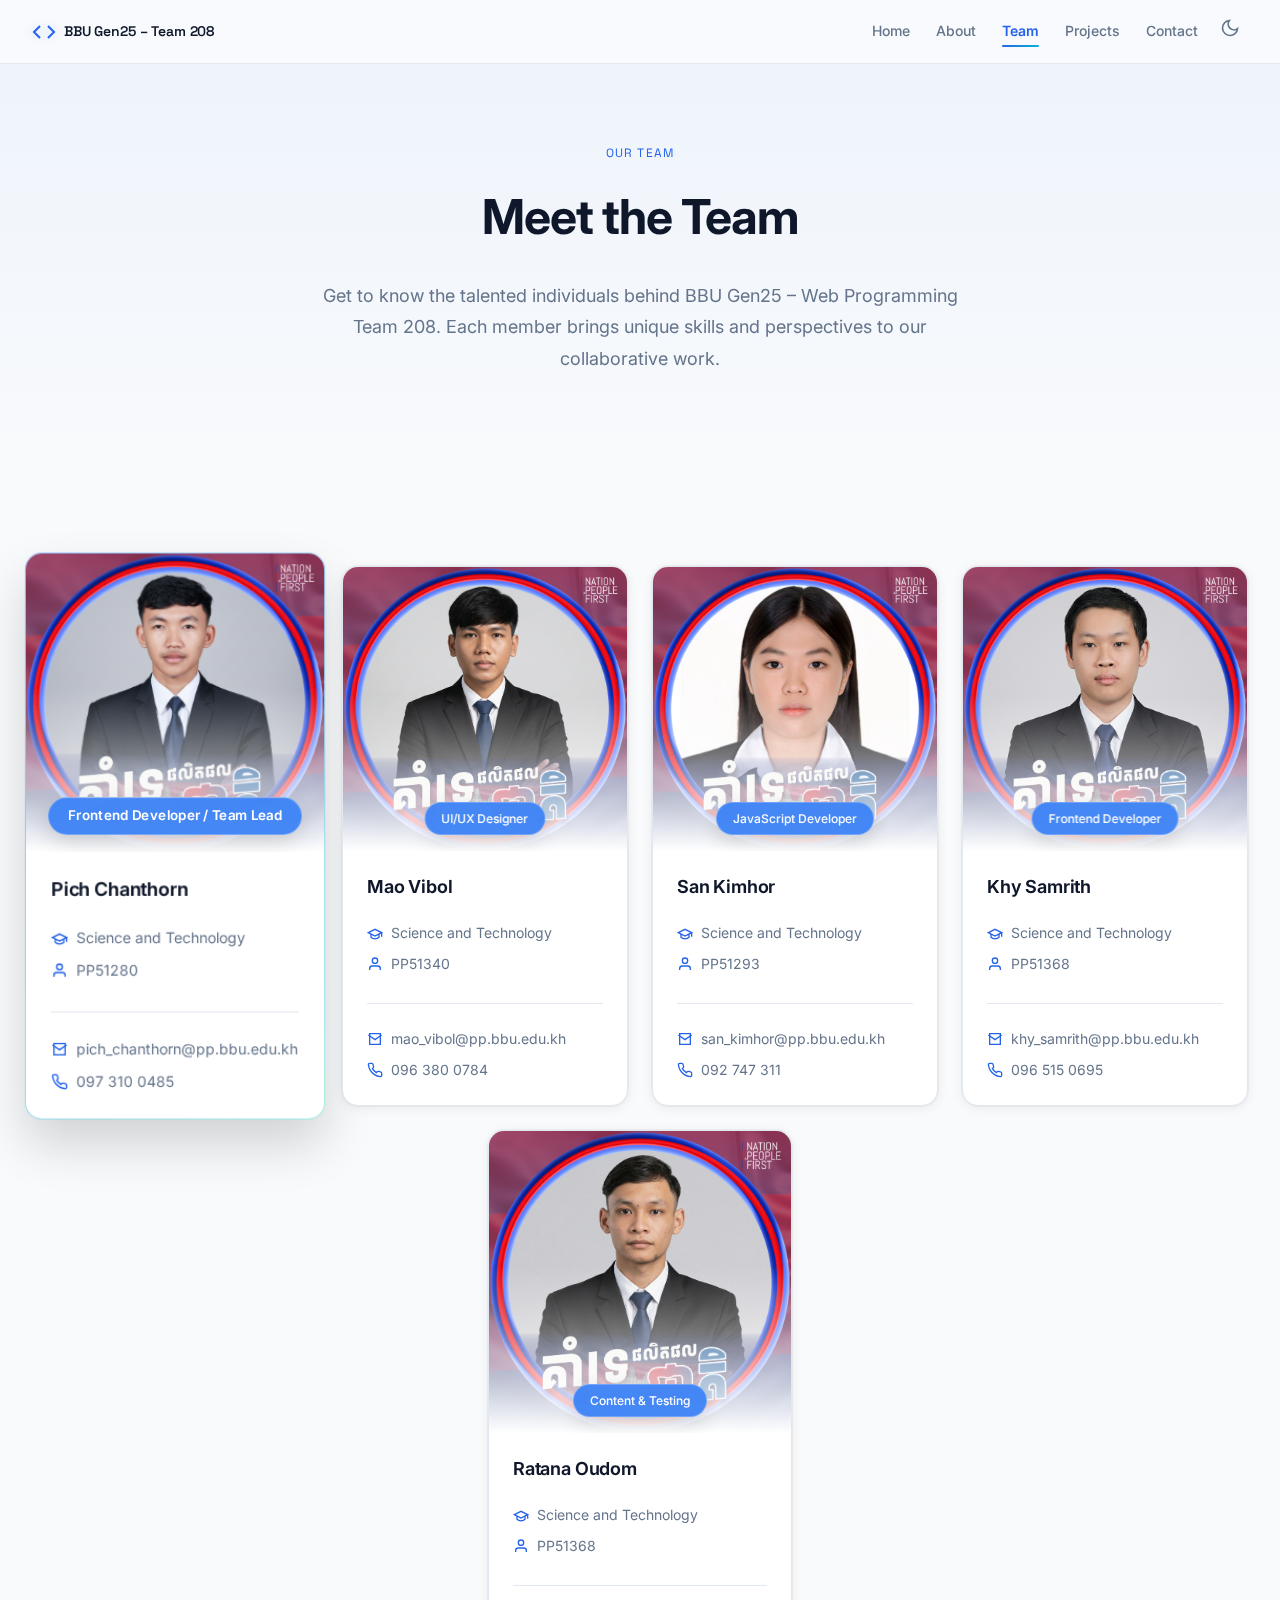
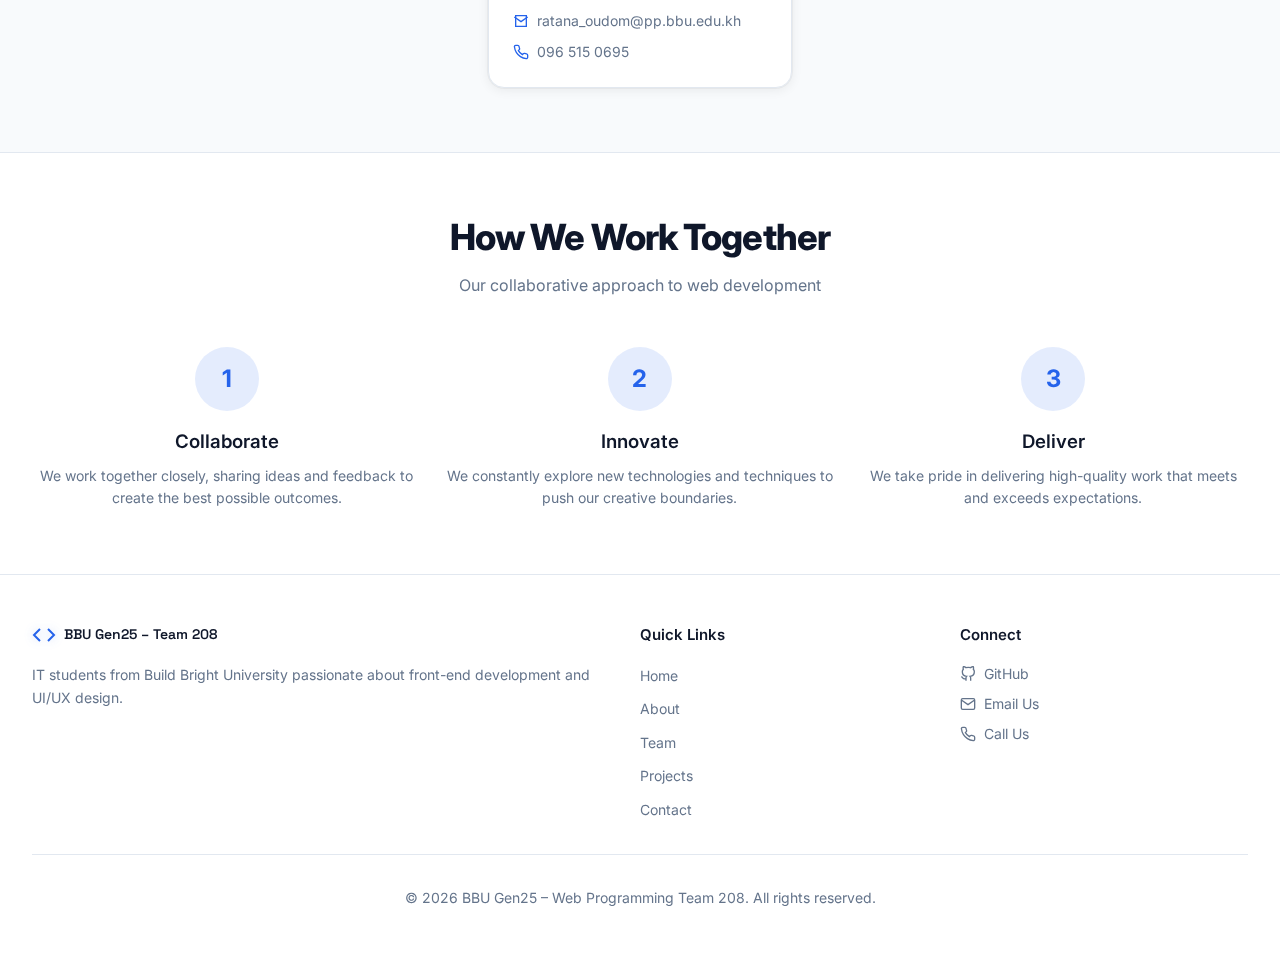
<file: team.html>
<!DOCTYPE html>
<html lang="en">
<head>
  <meta charset="UTF-8">
  <meta name="viewport" content="width=device-width, initial-scale=1.0">
  <title>Our Team – BBU Gen25 Team 208</title>
  <meta name="description" content="Meet the talented members of BBU Gen25 Web Programming Team 208.">
  <link rel="stylesheet" href="css/base.css">
  <link rel="stylesheet" href="css/layout.css">
  <link rel="stylesheet" href="css/components.css">
  <link rel="stylesheet" href="css/pages.css">
  <link rel="preconnect" href="https://fonts.googleapis.com">
  <link rel="preconnect" href="https://fonts.gstatic.com" crossorigin>
  <link href="https://fonts.googleapis.com/css2?family=Inter:wght@400;500;600;700&family=Space+Grotesk:wght@500;600;700&display=swap" rel="stylesheet">
</head>
<body>
  <!-- Navbar -->
  <header class="navbar site-header">
    <nav class="nav-container site-nav__container" aria-label="Primary">
      <a href="index.html" class="logo site-nav__brand" aria-label="BBU Gen25 Team 208 Home">
        <svg class="logo-icon" viewBox="0 0 24 24" fill="none" stroke="currentColor" stroke-width="2">
          <polyline points="16 18 22 12 16 6"></polyline>
          <polyline points="8 6 2 12 8 18"></polyline>
        </svg>
        <span class="logo-text-full">BBU Gen25 – Team 208</span>
        <span class="logo-text-short">BBU Gen25</span>
      </a>

      <div class="nav-links site-nav__links">
        <a href="index.html" class="nav-link">Home</a>
        <a href="about.html" class="nav-link">About</a>
        <a href="team.html" class="nav-link active">Team</a>
        <a href="projects.html" class="nav-link">Projects</a>
        <a href="contact.html" class="nav-link">Contact</a>
        <button class="theme-toggle" id="themeToggle" aria-label="Toggle theme">
          <svg class="icon-moon" viewBox="0 0 24 24" fill="none" stroke="currentColor" stroke-width="2">
            <path d="M21 12.79A9 9 0 1 1 11.21 3 7 7 0 0 0 21 12.79z"></path>
          </svg>
          <svg class="icon-sun" viewBox="0 0 24 24" fill="none" stroke="currentColor" stroke-width="2">
            <circle cx="12" cy="12" r="5"></circle>
            <line x1="12" y1="1" x2="12" y2="3"></line>
            <line x1="12" y1="21" x2="12" y2="23"></line>
            <line x1="4.22" y1="4.22" x2="5.64" y2="5.64"></line>
            <line x1="18.36" y1="18.36" x2="19.78" y2="19.78"></line>
            <line x1="1" y1="12" x2="3" y2="12"></line>
            <line x1="21" y1="12" x2="23" y2="12"></line>
            <line x1="4.22" y1="19.78" x2="5.64" y2="18.36"></line>
            <line x1="18.36" y1="5.64" x2="19.78" y2="4.22"></line>
          </svg>
        </button>
      </div>

      <div class="mobile-controls">
        <button class="theme-toggle" id="themeToggleMobile" aria-label="Toggle theme">
          <svg class="icon-moon" viewBox="0 0 24 24" fill="none" stroke="currentColor" stroke-width="2">
            <path d="M21 12.79A9 9 0 1 1 11.21 3 7 7 0 0 0 21 12.79z"></path>
          </svg>
          <svg class="icon-sun" viewBox="0 0 24 24" fill="none" stroke="currentColor" stroke-width="2">
            <circle cx="12" cy="12" r="5"></circle>
            <line x1="12" y1="1" x2="12" y2="3"></line>
            <line x1="12" y1="21" x2="12" y2="23"></line>
            <line x1="4.22" y1="4.22" x2="5.64" y2="5.64"></line>
            <line x1="18.36" y1="18.36" x2="19.78" y2="19.78"></line>
            <line x1="1" y1="12" x2="3" y2="12"></line>
            <line x1="21" y1="12" x2="23" y2="12"></line>
            <line x1="4.22" y1="19.78" x2="5.64" y2="18.36"></line>
            <line x1="18.36" y1="5.64" x2="19.78" y2="4.22"></line>
          </svg>
        </button>
        <button class="menu-toggle" id="menuToggle" aria-label="Toggle menu" aria-expanded="false" aria-controls="mobileMenu">
          <svg class="icon-menu" viewBox="0 0 24 24" fill="none" stroke="currentColor" stroke-width="2">
            <line x1="3" y1="12" x2="21" y2="12"></line>
            <line x1="3" y1="6" x2="21" y2="6"></line>
            <line x1="3" y1="18" x2="21" y2="18"></line>
          </svg>
          <svg class="icon-close" viewBox="0 0 24 24" fill="none" stroke="currentColor" stroke-width="2">
            <line x1="18" y1="6" x2="6" y2="18"></line>
            <line x1="6" y1="6" x2="18" y2="18"></line>
          </svg>
        </button>
      </div>
    </nav>

    <div class="mobile-menu" id="mobileMenu">
      <a href="index.html" class="mobile-nav-link">Home</a>
      <a href="about.html" class="mobile-nav-link">About</a>
      <a href="team.html" class="mobile-nav-link active">Team</a>
      <a href="projects.html" class="mobile-nav-link">Projects</a>
      <a href="contact.html" class="mobile-nav-link">Contact</a>
    </div>
  </header>

  <main>
    <!-- Hero Section -->
    <section class="page-hero">
      <div class="container">
        <p class="page-subtitle">Our Team</p>
        <h1 class="page-title">Meet the Team</h1>
        <p class="page-description">
          Get to know the talented individuals behind BBU Gen25 – Web Programming Team 208. Each member brings
          unique skills and perspectives to our collaborative work.
        </p>
      </div>
    </section>

     <!-- Team Grid -->
      <section class="team-section">
      <div class="container">
        <div class="team-grid">

          <!-- Member 1 : Team Lead -->
          <div class="team-card animate-fade-in-up delay-100">
            <div class="team-card-image">
              <img src="assets/images/team/pich-chanthorn.png" alt="Pich Chanthorn">
              <div class="team-card-overlay"></div>
              <span class="team-role-badge">Frontend Developer / Team Lead</span>
            </div>
            <div class="team-card-content">
              <h3>Pich Chanthorn</h3>
              <div class="team-info">
                <div class="team-info-item">
                  <svg viewBox="0 0 24 24" fill="none" stroke="currentColor" stroke-width="2">
                    <path d="M22 10v6M2 10l10-5 10 5-10 5z"></path>
                    <path d="M6 12v5c3 3 9 3 12 0v-5"></path>
                  </svg>
                  <span>Science and Technology</span>
                </div>
                <div class="team-info-item">
                  <svg viewBox="0 0 24 24" fill="none" stroke="currentColor" stroke-width="2">
                    <path d="M20 21v-2a4 4 0 0 0-4-4H8a4 4 0 0 0-4 4v2"></path>
                    <circle cx="12" cy="7" r="4"></circle>
                  </svg>
                  <span>PP51280</span>
                </div>
              </div>
              <div class="team-contact">
              <div class="team-info-item">
                <!-- Email Icon -->
                <svg viewBox="0 0 24 24" fill="none" stroke="currentColor" stroke-width="2">
                  <path d="M4 4h16v16H4z"></path>
                  <path d="M22 6l-10 7L2 6"></path>
                </svg>
                <a href="mailto:pich_chanthorn@pp.bbu.edu.kh" class="truncate">
                  pich_chanthorn@pp.bbu.edu.kh
                </a>
              </div>

              <div class="team-info-item">
                <!-- Phone Icon -->
                <svg viewBox="0 0 24 24" fill="none" stroke="currentColor" stroke-width="2">
                  <path d="M22 16.92v3a2 2 0 0 1-2.18 2 19.79 19.79 0 0 1-8.63-3.07 
                          19.5 19.5 0 0 1-6-6 
                          19.79 19.79 0 0 1-3.07-8.67A2 2 0 0 1 4.11 2h3
                          a2 2 0 0 1 2 1.72 12.84 12.84 0 0 0 .7 2.81
                          2 2 0 0 1-.45 2.11L8.09 9.91
                          a16 16 0 0 0 6 6l1.27-1.27
                          a2 2 0 0 1 2.11-.45
                          12.84 12.84 0 0 0 2.81.7
                          A2 2 0 0 1 22 16.92z"></path>
                </svg>
                <a href="tel:0973100485">
                  097 310 0485
                </a>
              </div>
            </div>

            </div>
          </div>
 
          <!-- Member 2 -->
          <div class="team-card animate-fade-in-up delay-200">
            <div class="team-card-image">
              <img src="assets/images/team/mao-vibol.png" alt="Mao Vibol">
              <div class="team-card-overlay"></div>
              <span class="team-role-badge">UI/UX Designer</span>
            </div>

            <div class="team-card-content">
              <h3>Mao Vibol</h3>

              <div class="team-info">
                <div class="team-info-item">
                  <svg viewBox="0 0 24 24" fill="none" stroke="currentColor" stroke-width="2">
                    <path d="M22 10v6M2 10l10-5 10 5-10 5z"></path>
                    <path d="M6 12v5c3 3 9 3 12 0v-5"></path>
                  </svg>
                  <span>Science and Technology</span>
                </div>

                <div class="team-info-item">
                  <svg viewBox="0 0 24 24" fill="none" stroke="currentColor" stroke-width="2">
                    <path d="M20 21v-2a4 4 0 0 0-4-4H8a4 4 0 0 0-4 4v2"></path>
                    <circle cx="12" cy="7" r="4"></circle>
                  </svg>
                  <span>PP51340</span>
                </div>
              </div>

              <!-- Contact (SAME AS MEMBER 1) -->
              <div class="team-contact">
                <div class="team-info-item">
                  <!-- Email Icon -->
                  <svg viewBox="0 0 24 24" fill="none" stroke="currentColor" stroke-width="2">
                    <path d="M4 4h16v16H4z"></path>
                    <path d="M22 6l-10 7L2 6"></path>
                  </svg>
                  <a href="mailto:mao_vibol@pp.bbu.edu.kh" class="truncate">
                    mao_vibol@pp.bbu.edu.kh
                  </a>
                </div>

                <div class="team-info-item">
                  <!-- Phone Icon -->
                  <svg viewBox="0 0 24 24" fill="none" stroke="currentColor" stroke-width="2">
                    <path d="M22 16.92v3a2 2 0 0 1-2.18 2
                            19.79 19.79 0 0 1-8.63-3.07
                            19.5 19.5 0 0 1-6-6
                            19.79 19.79 0 0 1-3.07-8.67
                            A2 2 0 0 1 4.11 2h3
                            a2 2 0 0 1 2 1.72
                            12.84 12.84 0 0 0 .7 2.81
                            2 2 0 0 1-.45 2.11
                            L8.09 9.91
                            a16 16 0 0 0 6 6
                            l1.27-1.27
                            a2 2 0 0 1 2.11-.45
                            12.84 12.84 0 0 0 2.81.7
                            A2 2 0 0 1 22 16.92z"></path>
                  </svg>
                  <a href="tel:0963800784">
                    096 380 0784
                  </a>
                </div>
              </div>

            </div>
          </div>


           <!-- Member 3 -->
          <div class="team-card animate-fade-in-up delay-300">
            <div class="team-card-image">
              <img src="assets/images/team/san-kimhor.png" alt="San Kimhor">
              <div class="team-card-overlay"></div>
              <span class="team-role-badge">JavaScript Developer</span>
            </div>

            <div class="team-card-content">
              <h3>San Kimhor</h3>

              <div class="team-info">
                <div class="team-info-item">
                  <svg viewBox="0 0 24 24" fill="none" stroke="currentColor" stroke-width="2">
                    <path d="M22 10v6M2 10l10-5 10 5-10 5z"></path>
                    <path d="M6 12v5c3 3 9 3 12 0v-5"></path>
                  </svg>
                  <span>Science and Technology</span>
                </div>

                <div class="team-info-item">
                  <svg viewBox="0 0 24 24" fill="none" stroke="currentColor" stroke-width="2">
                    <path d="M20 21v-2a4 4 0 0 0-4-4H8a4 4 0 0 0-4 4v2"></path>
                    <circle cx="12" cy="7" r="4"></circle>
                  </svg>
                  <span>PP51293</span>
                </div>
              </div>

              <!-- Contact (SAME AS MEMBER 1 & 2) -->
              <div class="team-contact">
                <div class="team-info-item">
                  <!-- Email Icon -->
                  <svg viewBox="0 0 24 24" fill="none" stroke="currentColor" stroke-width="2">
                    <path d="M4 4h16v16H4z"></path>
                    <path d="M22 6l-10 7L2 6"></path>
                  </svg>
                  <a href="mailto:san_kimhor@pp.bbu.edu.kh" class="truncate">
                    san_kimhor@pp.bbu.edu.kh
                  </a>
                </div>

                <div class="team-info-item">
                  <!-- Phone Icon -->
                  <svg viewBox="0 0 24 24" fill="none" stroke="currentColor" stroke-width="2">
                    <path d="M22 16.92v3a2 2 0 0 1-2.18 2
                            19.79 19.79 0 0 1-8.63-3.07
                            19.5 19.5 0 0 1-6-6
                            19.79 19.79 0 0 1-3.07-8.67
                            A2 2 0 0 1 4.11 2h3
                            a2 2 0 0 1 2 1.72
                            12.84 12.84 0 0 0 .7 2.81
                            2 2 0 0 1-.45 2.11
                            L8.09 9.91
                            a16 16 0 0 0 6 6
                            l1.27-1.27
                            a2 2 0 0 1 2.11-.45
                            12.84 12.84 0 0 0 2.81.7
                            A2 2 0 0 1 22 16.92z"></path>
                  </svg>
                  <a href="tel:092747311">
                    092 747 311
                  </a>
                </div>
              </div>

            </div>
          </div>


           <!-- Member 4 -->
          <div class="team-card animate-fade-in-up delay-400">
            <div class="team-card-image">
              <img src="assets/images/team/khy-samrith.png" alt="Khy Samrith">
              <div class="team-card-overlay"></div>
              <span class="team-role-badge">Frontend Developer</span>
            </div>

            <div class="team-card-content">
              <h3>Khy Samrith</h3>

              <div class="team-info">
                <div class="team-info-item">
                  <svg viewBox="0 0 24 24" fill="none" stroke="currentColor" stroke-width="2">
                    <path d="M22 10v6M2 10l10-5 10 5-10 5z"></path>
                    <path d="M6 12v5c3 3 9 3 12 0v-5"></path>
                  </svg>
                  <span>Science and Technology</span>
                </div>

                <div class="team-info-item">
                  <svg viewBox="0 0 24 24" fill="none" stroke="currentColor" stroke-width="2">
                    <path d="M20 21v-2a4 4 0 0 0-4-4H8a4 4 0 0 0-4 4v2"></path>
                    <circle cx="12" cy="7" r="4"></circle>
                  </svg>
                  <span>PP51368</span>
                </div>
              </div>

              <!-- Contact (SAME AS MEMBER 1–3) -->
              <div class="team-contact">
                <div class="team-info-item">
                  <!-- Email Icon -->
                  <svg viewBox="0 0 24 24" fill="none" stroke="currentColor" stroke-width="2">
                    <path d="M4 4h16v16H4z"></path>
                    <path d="M22 6l-10 7L2 6"></path>
                  </svg>
                  <a href="mailto:khy_samrith@pp.bbu.edu.kh" class="truncate">
                    khy_samrith@pp.bbu.edu.kh
                  </a>
                </div>

                <div class="team-info-item">
                  <!-- Phone Icon -->
                  <svg viewBox="0 0 24 24" fill="none" stroke="currentColor" stroke-width="2">
                    <path d="M22 16.92v3a2 2 0 0 1-2.18 2
                            19.79 19.79 0 0 1-8.63-3.07
                            19.5 19.5 0 0 1-6-6
                            19.79 19.79 0 0 1-3.07-8.67
                            A2 2 0 0 1 4.11 2h3
                            a2 2 0 0 1 2 1.72
                            12.84 12.84 0 0 0 .7 2.81
                            2 2 0 0 1-.45 2.11
                            L8.09 9.91
                            a16 16 0 0 0 6 6
                            l1.27-1.27
                            a2 2 0 0 1 2.11-.45
                            12.84 12.84 0 0 0 2.81.7
                            A2 2 0 0 1 22 16.92z"></path>
                  </svg>
                  <a href="tel:0965150695">
                    096 515 0695
                  </a>
                </div>
              </div>

            </div>
          </div>

           <!-- Member 5 -->
          <div class="team-card animate-fade-in-up delay-500">
            <div class="team-card-image">
              <img src="assets/images/team/ratana-oudom.png" alt="Ratana Oudom">
              <div class="team-card-overlay"></div>
              <span class="team-role-badge">Content & Testing</span>
            </div>

            <div class="team-card-content">
              <h3>Ratana Oudom</h3>

              <div class="team-info">
                <div class="team-info-item">
                  <svg viewBox="0 0 24 24" fill="none" stroke="currentColor" stroke-width="2">
                    <path d="M22 10v6M2 10l10-5 10 5-10 5z"></path>
                    <path d="M6 12v5c3 3 9 3 12 0v-5"></path>
                  </svg>
                  <span>Science and Technology</span>
                </div>

                <div class="team-info-item">
                  <svg viewBox="0 0 24 24" fill="none" stroke="currentColor" stroke-width="2">
                    <path d="M20 21v-2a4 4 0 0 0-4-4H8a4 4 0 0 0-4 4v2"></path>
                    <circle cx="12" cy="7" r="4"></circle>
                  </svg>
                  <span>PP51368</span>
                </div>
              </div>

              <!-- Contact (SAME AS MEMBER 1–4) -->
              <div class="team-contact">
                <div class="team-info-item">
                  <!-- Email Icon -->
                  <svg viewBox="0 0 24 24" fill="none" stroke="currentColor" stroke-width="2">
                    <path d="M4 4h16v16H4z"></path>
                    <path d="M22 6l-10 7L2 6"></path>
                  </svg>
                  <a href="mailto:ratana_oudom@pp.bbu.edu.kh" class="truncate">
                    ratana_oudom@pp.bbu.edu.kh
                  </a>
                </div>

                <div class="team-info-item">
                  <!-- Phone Icon -->
                  <svg viewBox="0 0 24 24" fill="none" stroke="currentColor" stroke-width="2">
                    <path d="M22 16.92v3a2 2 0 0 1-2.18 2
                            19.79 19.79 0 0 1-8.63-3.07
                            19.5 19.5 0 0 1-6-6
                            19.79 19.79 0 0 1-3.07-8.67
                            A2 2 0 0 1 4.11 2h3
                            a2 2 0 0 1 2 1.72
                            12.84 12.84 0 0 0 .7 2.81
                            2 2 0 0 1-.45 2.11
                            L8.09 9.91
                            a16 16 0 0 0 6 6
                            l1.27-1.27
                            a2 2 0 0 1 2.11-.45
                            12.84 12.84 0 0 0 2.81.7
                            A2 2 0 0 1 22 16.92z"></path>
                  </svg>
                  <a href="tel:0965150695">
                    096 515 0695
                  </a>
                </div>
              </div>

            </div>
          </div> 
        </div>
      </div>
    </section>



    <!-- Team Values -->
    <section class="team-values">
      <div class="container">
        <div class="section-header">
          <h2 class="section-title">How We Work Together</h2>
          <p class="section-description">Our collaborative approach to web development</p>
        </div>

        <div class="values-grid">
          <div class="value-card">
            <div class="value-number">1</div>
            <h3>Collaborate</h3>
            <p>We work together closely, sharing ideas and feedback to create the best possible outcomes.</p>
          </div>
          <div class="value-card">
            <div class="value-number">2</div>
            <h3>Innovate</h3>
            <p>We constantly explore new technologies and techniques to push our creative boundaries.</p>
          </div>
          <div class="value-card">
            <div class="value-number">3</div>
            <h3>Deliver</h3>
            <p>We take pride in delivering high-quality work that meets and exceeds expectations.</p>
          </div>
        </div>
      </div>
    </section>
  </main>

  <!-- Footer -->
  <footer class="footer">
    <div class="container">
      <div class="footer-grid">
        <div class="footer-brand">
          <div class="footer-logo">
            <svg class="logo-icon" viewBox="0 0 24 24" fill="none" stroke="currentColor" stroke-width="2">
              <polyline points="16 18 22 12 16 6"></polyline>
              <polyline points="8 6 2 12 8 18"></polyline>
            </svg>
            <span>BBU Gen25 – Team 208</span>
          </div>
          <p class="footer-description">
            IT students from Build Bright University passionate about front-end development and UI/UX design.
          </p>
        </div>

        <div class="footer-links">
          <h3 class="footer-heading">Quick Links</h3>
          <ul>
            <li><a href="index.html">Home</a></li>
            <li><a href="about.html">About</a></li>
            <li><a href="team.html">Team</a></li>
            <li><a href="projects.html">Projects</a></li>
            <li><a href="contact.html">Contact</a></li>
          </ul>
        </div>

        <div class="footer-connect">
          <h3 class="footer-heading">Connect</h3>
          <ul>
            <li>
              <a href="github.html" target="_blank" rel="noopener noreferrer">
                <svg viewBox="0 0 24 24" fill="none" stroke="currentColor" stroke-width="2">
                  <path d="M9 19c-5 1.5-5-2.5-7-3m14 6v-3.87a3.37 3.37 0 0 0-.94-2.61c3.14-.35 6.44-1.54 6.44-7A5.44 5.44 0 0 0 20 4.77 5.07 5.07 0 0 0 19.91 1S18.73.65 16 2.48a13.38 13.38 0 0 0-7 0C6.27.65 5.09 1 5.09 1A5.07 5.07 0 0 0 5 4.77a5.44 5.44 0 0 0-1.5 3.78c0 5.42 3.3 6.61 6.44 7A3.37 3.37 0 0 0 9 18.13V22"></path>
                </svg>
                GitHub
              </a>
            </li>
            <li>
              <a href="mailto:pich_chanthorn@pp.bbu.edu.kh">
                <svg viewBox="0 0 24 24" fill="none" stroke="currentColor" stroke-width="2">
                  <path d="M4 4h16c1.1 0 2 .9 2 2v12c0 1.1-.9 2-2 2H4c-1.1 0-2-.9-2-2V6c0-1.1.9-2 2-2z"></path>
                  <polyline points="22,6 12,13 2,6"></polyline>
                </svg>
                Email Us
              </a>
            </li>
            <li>
              <a href="tel:+855973100485">
                <svg viewBox="0 0 24 24" fill="none" stroke="currentColor" stroke-width="2">
                  <path d="M22 16.92v3a2 2 0 0 1-2.18 2 19.79 19.79 0 0 1-8.63-3.07 19.5 19.5 0 0 1-6-6 19.79 19.79 0 0 1-3.07-8.67A2 2 0 0 1 4.11 2h3a2 2 0 0 1 2 1.72 12.84 12.84 0 0 0 .7 2.81 2 2 0 0 1-.45 2.11L8.09 9.91a16 16 0 0 0 6 6l1.27-1.27a2 2 0 0 1 2.11-.45 12.84 12.84 0 0 0 2.81.7A2 2 0 0 1 22 16.92z"></path>
                </svg>
                Call Us
              </a>
            </li>
          </ul>
        </div>
      </div>

      <div class="footer-bottom">
        <p>&copy; <span id="currentYear"></span> BBU Gen25 – Web Programming Team 208. All rights reserved.</p>
      </div>
    </div>
  </footer>

  <script src="js/script.js"></script>
</body>
</html>
</file>
<file: css/layout.css>
/* ===== Layout: Container, Header/Nav, Footer, Global Sections ===== */

/* â”€â”€ Container â”€â”€ */
.container {
  width: 100%;
  max-width: var(--container-max);
  margin-inline: auto;
  padding-inline: 1rem;
}

@media (min-width: 640px)  { .container { padding-inline: 1.5rem; } }
@media (min-width: 1024px) { .container { padding-inline: 2rem; } }

/* â”€â”€ Navbar â”€â”€ */
.navbar,
.site-header {
  position: sticky;
  top: 0;
  z-index: 50;
  width: 100%;
  height: var(--nav-height);
  display: flex;
  align-items: center;
  border-bottom: 1px solid var(--border);
  background: color-mix(in srgb, var(--background) 82%, transparent);
  backdrop-filter: blur(20px) saturate(180%);
  -webkit-backdrop-filter: blur(20px) saturate(180%);
  transition:
    box-shadow var(--transition-base),
    border-color var(--transition-base),
    background var(--transition-base);
}

.navbar.scrolled,
.site-header.scrolled {
  box-shadow: 0 1px 32px rgba(0, 0, 0, 0.08);
  background: color-mix(in srgb, var(--background) 90%, transparent);
}

.dark .navbar.scrolled,
.dark .site-header.scrolled {
  box-shadow: 0 1px 32px rgba(0, 0, 0, 0.5), 0 0 0 1px rgba(255, 255, 255, 0.04);
}

.nav-container,
.site-nav__container {
  width: 100%;
  max-width: var(--container-max);
  margin: 0 auto;
  display: flex;
  align-items: center;
  justify-content: space-between;
  padding: 0 1rem;
}

@media (min-width: 640px)  { .nav-container, .site-nav__container { padding: 0 1.5rem; } }
@media (min-width: 1024px) { .nav-container, .site-nav__container { padding: 0 2rem; } }

/* â”€â”€ Logo â”€â”€ */
.logo,
.site-nav__brand {
  display: flex;
  align-items: center;
  gap: 0.5rem;
  color: var(--foreground);
  transition: color var(--transition-base);
}

.logo:hover,
.site-nav__brand:hover {
  color: var(--primary);
}

.logo-icon,
.site-nav__brand-icon {
  width: 1.5rem;
  height: 1.5rem;
  color: var(--primary);
  filter: drop-shadow(0 0 5px var(--primary-glow));
}

.logo-text-full,
.site-nav__brand-text {
  display: none;
  font-family: var(--font-mono);
  font-size: 0.875rem;
  font-weight: 600;
  letter-spacing: -0.01em;
}

.logo-text-short,
.site-nav__brand-short {
  font-family: var(--font-mono);
  font-size: 0.875rem;
  font-weight: 600;
}

@media (min-width: 640px) {
  .logo-text-full,  .site-nav__brand-text  { display: inline-block; }
  .logo-text-short, .site-nav__brand-short { display: none; }
}

/* â”€â”€ Desktop Nav Links â”€â”€ */
.nav-links,
.site-nav__links {
  display: none;
  align-items: center;
  gap: 0.125rem;
}

@media (min-width: 768px) {
  .nav-links,
  .site-nav__links { display: flex; }
}

.nav-link,
.site-nav__link {
  position: relative;
  padding: 0.375rem 0.75rem;
  border-radius: var(--radius);
  font-size: 0.875rem;
  font-weight: 500;
  color: var(--muted-foreground);
  transition:
    color var(--transition-base),
    background-color var(--transition-fast);
  white-space: nowrap;
}

/* Animated bottom indicator */
.nav-link::after,
.site-nav__link::after {
  content: '';
  position: absolute;
  bottom: 2px;
  left: 50%;
  right: 50%;
  height: 2px;
  background: var(--gradient-primary);
  border-radius: 9999px;
  transition:
    left var(--transition-base),
    right var(--transition-base);
}

.nav-link:hover,
.site-nav__link:hover {
  color: var(--foreground);
  background-color: color-mix(in srgb, var(--primary) 7%, transparent);
}

.nav-link.active,
.site-nav__link.active {
  color: var(--primary);
  font-weight: 600;
}

.nav-link.active::after,
.site-nav__link.active::after {
  left: 0.75rem;
  right: 0.75rem;
}

/* â”€â”€ Mobile Controls â”€â”€ */
.mobile-controls,
.site-nav__mobile-controls {
  display: flex;
  align-items: center;
  gap: 0.25rem;
}

@media (min-width: 768px) {
  .mobile-controls,
  .site-nav__mobile-controls { display: none; }
}

/* â”€â”€ Mobile Menu â”€â”€ */
.mobile-menu,
.site-nav__mobile-menu {
  display: block;
  position: absolute;
  top: var(--nav-height);
  left: 0;
  right: 0;
  z-index: 45;
  border-top: 1px solid var(--border);
  background: color-mix(in srgb, var(--background) 88%, transparent);
  backdrop-filter: blur(20px) saturate(180%);
  -webkit-backdrop-filter: blur(20px) saturate(180%);
  padding: 0 1rem;
  opacity: 0;
  transform: translateY(-8px);
  pointer-events: none;
  visibility: hidden;
  overflow: hidden;
  max-height: 0;
  transition:
    opacity var(--transition-base),
    transform var(--transition-base),
    max-height 0.35s ease,
    padding 0.2s ease;
}

.mobile-menu.active,
.site-nav__mobile-menu.active {
  opacity: 1;
  transform: translateY(0);
  pointer-events: auto;
  visibility: visible;
  max-height: 26rem;
  padding: 0.625rem 1rem 1rem;
}

@media (min-width: 768px) {
  .mobile-menu,
  .site-nav__mobile-menu { display: none !important; }
}

@media (prefers-reduced-motion: reduce) {
  .mobile-menu,
  .site-nav__mobile-menu {
    transition: none;
    transform: none;
  }
}

.mobile-nav-link,
.site-nav__mobile-link {
  display: block;
  padding: 0.625rem 0.875rem;
  border-radius: var(--radius);
  font-size: 0.875rem;
  font-weight: 500;
  color: var(--muted-foreground);
  transition:
    background-color var(--transition-fast),
    color var(--transition-fast);
}

.mobile-nav-link:hover,
.site-nav__mobile-link:hover {
  background-color: color-mix(in srgb, var(--primary) 8%, transparent);
  color: var(--foreground);
}

.mobile-nav-link.active,
.site-nav__mobile-link.active {
  background-color: color-mix(in srgb, var(--primary) 10%, transparent);
  color: var(--primary);
  font-weight: 600;
}

/* â”€â”€ Footer â”€â”€ */
.footer,
.site-footer {
  border-top: 1px solid var(--border);
  background-color: var(--card);
}

.footer .container,
.site-footer .container {
  padding-top: 3rem;
  padding-bottom: 3rem;
}

.footer-grid,
.site-footer__grid {
  display: grid;
  gap: 2rem;
}

@media (min-width: 768px) {
  .footer-grid,
  .site-footer__grid { grid-template-columns: 2fr 1fr 1fr; }
}

.footer-logo,
.site-footer__logo {
  display: flex;
  align-items: center;
  gap: 0.5rem;
  color: var(--foreground);
}

.footer-brand,
.site-footer__brand { display: block; }

.footer-logo .logo-icon,
.site-footer__logo .logo-icon {
  width: 1.5rem;
  height: 1.5rem;
  color: var(--primary);
}

.footer-logo span,
.site-footer__logo span {
  font-family: var(--font-mono);
  font-size: 0.875rem;
  font-weight: 600;
}

.footer-description,
.site-footer__description {
  margin-top: 1rem;
  font-size: 0.875rem;
  line-height: 1.65;
  color: var(--muted-foreground);
}

.footer-heading,
.site-footer__heading {
  font-weight: 600;
  color: var(--foreground);
  font-size: 0.9375rem;
}

.footer-links ul,
.footer-connect ul,
.site-footer__links ul,
.site-footer__connect ul { margin-top: 1rem; }

.footer-links li,
.footer-connect li,
.site-footer__links li,
.site-footer__connect li { margin-top: 0.5rem; }

.footer-links a,
.footer-connect a,
.site-footer__links a,
.site-footer__connect a {
  font-size: 0.875rem;
  color: var(--muted-foreground);
  transition: color var(--transition-base);
}

.footer-links a:hover,
.footer-connect a:hover,
.site-footer__links a:hover,
.site-footer__connect a:hover { color: var(--primary); }

.footer-connect a,
.site-footer__connect a {
  display: flex;
  align-items: center;
  gap: 0.5rem;
}

.footer-connect svg,
.site-footer__connect svg { width: 1rem; height: 1rem; }

.footer-bottom,
.site-footer__bottom {
  margin-top: 2rem;
  padding-top: 2rem;
  border-top: 1px solid var(--border);
  text-align: center;
}

.footer-bottom p,
.site-footer__bottom p {
  font-size: 0.875rem;
  color: var(--muted-foreground);
}
</file>
<file: css/components.css>
/* ===== Components: Buttons, Cards, Badges, Forms, Utilities ===== */

/* -- Theme & Menu Toggles -- */
.theme-toggle,
.menu-toggle {
  padding: 0.5rem;
  border-radius: var(--radius);
  color: var(--muted-foreground);
  transition:
    background-color var(--transition-fast),
    color var(--transition-fast);
}

.theme-toggle:hover,
.menu-toggle:hover {
  background-color: color-mix(in srgb, var(--primary) 10%, transparent);
  color: var(--primary);
}

.theme-toggle svg,
.menu-toggle svg {
  width: 1.25rem;
  height: 1.25rem;
}

.icon-sun,
.icon-close { display: none; }

.dark .icon-moon                    { display: none; }
.dark .icon-sun                     { display: block; }
.menu-toggle.active .icon-close     { display: block; }
.menu-toggle.active .icon-menu      { display: none; }

/* -- Buttons -- */
.btn {
  display: inline-flex;
  align-items: center;
  justify-content: center;
  gap: 0.5rem;
  min-height: 44px;
  padding: 0.6875rem 1.5rem;
  border-radius: var(--radius);
  border: 1px solid transparent;
  font-size: 0.875rem;
  font-weight: 600;
  letter-spacing: 0.01em;
  transition:
    transform var(--transition-base),
    background-color var(--transition-base),
    color var(--transition-base),
    box-shadow var(--transition-base),
    opacity var(--transition-base),
    filter var(--transition-fast);
  will-change: transform;
}

.btn:hover  { transform: translateY(-2px); }
.btn:active { transform: translateY(0); }

.btn-icon,
.btn svg { width: 1rem; height: 1rem; flex-shrink: 0; }

.btn-primary {
  background: var(--gradient-primary);
  color: #fff;
  border: none;
  box-shadow: 0 4px 14px var(--primary-glow);
}
.btn-primary:hover {
  filter: brightness(1.08);
  box-shadow: 0 8px 28px var(--primary-glow);
}

.btn-secondary {
  background-color: var(--card);
  color: var(--foreground);
  border-color: var(--border);
  box-shadow: var(--shadow-sm);
}
.btn-secondary:hover {
  background-color: var(--secondary);
  border-color: var(--border-strong);
  box-shadow: var(--shadow-md);
}

.btn-outline {
  background-color: transparent;
  color: var(--primary);
  border-color: color-mix(in srgb, var(--primary) 40%, transparent);
}
.btn-outline:hover {
  background-color: color-mix(in srgb, var(--primary) 8%, transparent);
  border-color: var(--primary);
}

.btn-cta {
  background-color: rgba(255, 255, 255, 0.14);
  color: #fff;
  border: 1px solid rgba(255, 255, 255, 0.28);
  backdrop-filter: blur(8px);
}
.btn-cta:hover {
  background-color: rgba(255, 255, 255, 0.24);
  box-shadow: 0 8px 24px rgba(0, 0, 0, 0.2);
}

.btn-full { width: 100%; padding: 0.75rem 1rem; }

.disabled,
.btn[disabled] {
  pointer-events: none;
  opacity: 0.55;
}

/* -- Section Headers -- */
.section-header { text-align: center; }

.section-title {
  font-size: 1.75rem;
  font-weight: 800;
  letter-spacing: -0.025em;
  color: var(--foreground);
  line-height: 1.15;
}

@media (min-width: 640px)  { .section-title { font-size: 2rem; } }
@media (min-width: 1024px) { .section-title { font-size: 2.25rem; } }

.section-eyebrow {
  display: inline-block;
  padding: 0.3rem 0.875rem;
  margin-bottom: 0.875rem;
  border-radius: 9999px;
  border: 1px solid color-mix(in srgb, var(--primary) 30%, transparent);
  background: color-mix(in srgb, var(--primary) 8%, transparent);
  font-family: var(--font-mono);
  font-size: 0.7rem;
  font-weight: 600;
  letter-spacing: 0.1em;
  text-transform: uppercase;
  color: var(--primary);
}

.section-description {
  margin-top: 0.75rem;
  color: var(--muted-foreground);
  font-size: 1rem;
  line-height: 1.75;
  max-width: 42rem;
  margin-inline: auto;
}

/* -- Card Foundation -- */
.card-surface,
.stat-card,
.info-card,
.goal-card,
.tech-card,
.team-card,
.project-card,
.location-card,
.team-contacts-card,
.contact-form-card,
.tech-item,
.team-contact-item {
  border: 1px solid var(--border);
  border-radius: var(--radius-lg);
  background-color: var(--card);
  box-shadow: var(--shadow-card);
}

.stat-card,
.goal-card,
.tech-item,
.team-card,
.project-card {
  transition:
    box-shadow var(--transition-base),
    transform var(--transition-base),
    border-color var(--transition-base);
}

.stat-card:hover,
.goal-card:hover {
  box-shadow: var(--shadow-md);
  transform: translateY(-3px);
  border-color: color-mix(in srgb, var(--primary) 25%, transparent);
}

/* -- Skill Badges -- */
.skills-grid,
.project-tags,
.team-contact-links {
  display: flex;
  flex-wrap: wrap;
  gap: 0.75rem;
}

.skills-grid {
  width: 100%;
  max-width: 46rem;
  margin: 2.25rem auto 0;
  justify-content: center;
  align-items: center;
  gap: 0.75rem 0.9rem;
}

@media (min-width: 640px) { .skills-grid { margin-top: 2.5rem; gap: 0.85rem 1rem; } }

.skill-badge,
.tag {
  display: inline-flex;
  align-items: center;
  gap: 0.375rem;
  padding: 0.35rem 0.875rem;
  border-radius: 9999px;
  font-size: 0.75rem;
  font-weight: 500;
  border: 1px solid transparent;
  transition:
    transform var(--transition-fast),
    box-shadow var(--transition-fast);
}

.skill-badge {
  font-size: 0.875rem;
  padding: 0.45rem 1rem;
  border: 1px solid color-mix(in srgb, currentColor 18%, transparent);
  background-color: color-mix(in srgb, currentColor 8%, transparent);
}
.skill-badge:hover {
  transform: translateY(-2px);
  box-shadow: 0 4px 12px color-mix(in srgb, currentColor 20%, transparent);
}

.skill-html,   .tag-html,   .tech-icon-html       { background-color: rgba(249,115, 22, 0.10); color: #ea580c; border-color: rgba(249,115, 22, 0.20); }
.skill-css,    .tag-css,    .tech-icon-css        { background-color: rgba( 59,130,246, 0.10); color: #2563eb; border-color: rgba( 59,130,246, 0.20); }
.skill-js,     .tag-js,     .tech-icon-js         { background-color: rgba(234,179,  8, 0.10); color: #ca8a04; border-color: rgba(234,179,  8, 0.20); }
.skill-bootstrap, .tag-bootstrap, .tech-icon-bootstrap { background-color: rgba(147, 51,234, 0.10); color: #7c3aed; border-color: rgba(147, 51,234, 0.20); }
.skill-tailwind,  .tag-tailwind,  .tech-icon-tailwind  { background-color: rgba(  6,182,212, 0.10); color: #0891b2; border-color: rgba(  6,182,212, 0.20); }
.skill-uiux                                        { background-color: rgba(236, 72,153, 0.10); color: #db2777; border-color: rgba(236, 72,153, 0.20); }
.skill-github                                      { background-color: rgba(107,114,128, 0.10); color: #4b5563; border-color: rgba(107,114,128, 0.20); }

.dark .skill-html,      .dark .tag-html,      .dark .tech-icon-html       { color: #fb923c; }
.dark .skill-css,       .dark .tag-css,       .dark .tech-icon-css        { color: #60a5fa; }
.dark .skill-js,        .dark .tag-js,        .dark .tech-icon-js         { color: #facc15; }
.dark .skill-bootstrap, .dark .tag-bootstrap, .dark .tech-icon-bootstrap  { color: #a78bfa; }
.dark .skill-tailwind,  .dark .tag-tailwind,  .dark .tech-icon-tailwind   { color: #22d3ee; }
.dark .skill-uiux                                                          { color: #f472b6; }
.dark .skill-github                                                        { color: #9ca3af; }

/* -- Forms -- */
.contact-form     { margin-top: 2rem; }
.contact-form.hidden { display: none; }

.form-group { margin-bottom: 1.5rem; }

.form-group label {
  display: block;
  font-size: 0.875rem;
  font-weight: 600;
  color: var(--foreground);
  margin-bottom: 0.4rem;
}

.required { color: var(--destructive); }

.form-group input,
.form-group textarea {
  width: 100%;
  padding: 0.75rem 1rem;
  border: 1.5px solid var(--border);
  border-radius: var(--radius);
  background-color: color-mix(in srgb, var(--background) 60%, transparent);
  color: var(--foreground);
  font-family: inherit;
  font-size: 0.9375rem;
  transition:
    border-color var(--transition-base),
    box-shadow var(--transition-base),
    background-color var(--transition-base);
}

.form-group input::placeholder,
.form-group textarea::placeholder { color: var(--muted-foreground); }

.form-group input:focus,
.form-group textarea:focus {
  outline: none;
  border-color: var(--primary);
  background-color: var(--card);
  box-shadow: 0 0 0 3px var(--primary-glow);
}

.form-group input.error,
.form-group textarea.error {
  border-color: var(--destructive);
  box-shadow: 0 0 0 3px rgba(239, 68, 68, 0.15);
}

.form-group textarea { resize: vertical; min-height: 120px; }

.error-message {
  display: none;
  margin-top: 0.375rem;
  font-size: 0.8125rem;
  color: var(--destructive);
}
.error-message.active { display: block; }

.success-message {
  display: none;
  margin-top: 2rem;
  padding: 2.5rem 2rem;
  border-radius: var(--radius-xl);
  background: linear-gradient(
    135deg,
    color-mix(in srgb, #22c55e 10%, transparent),
    color-mix(in srgb, #06b6d4  8%, transparent)
  );
  border: 1px solid color-mix(in srgb, #22c55e 22%, transparent);
  text-align: center;
}
.success-message.active { display: block; }

.success-message svg {
  width: 3.5rem;
  height: 3.5rem;
  margin: 0 auto;
  color: #22c55e;
  filter: drop-shadow(0 0 8px rgba(34, 197, 94, 0.4));
}

.success-message h3 {
  margin-top: 1rem;
  font-size: 1.375rem;
  font-weight: 700;
  color: var(--foreground);
}

.success-message p {
  margin-top: 0.5rem;
  color: var(--muted-foreground);
}

.success-message .btn { margin-top: 1.5rem; }

/* -- Team Link -- */
.team-link {
  color: var(--primary);
  font-weight: 500;
  transition: color var(--transition-base);
}
.team-link:hover { color: var(--accent); }
</file>
<file: css/pages.css>
/* ===== Pages: Home, About, Team, Projects, Contact ===== */
.hero {
  position: relative;
  overflow: hidden;
  padding: 6rem 0 4rem;
}

@media (min-width: 640px) {
  .hero { padding: 8rem 0 6rem; }
}

@media (min-width: 1024px) {
  .hero { padding: 10rem 0 8rem; }
}

.hero-bg {
  position: absolute;
  inset: 0;
  z-index: -1;
  background: linear-gradient(135deg, rgba(59, 130, 246, 0.1), var(--background), rgba(20, 184, 166, 0.1));
}

.dark .hero-bg {
  background: linear-gradient(135deg, rgba(96, 165, 250, 0.1), var(--background), rgba(45, 212, 191, 0.05));
}

.hero-content { text-align: center; }

.hero-university-logo {
  display: block;
  width: 100%;
  max-width: 90px;
  height: auto;
  margin: 0 auto 1rem;
}

.hero-subtitle,
.page-subtitle {
  font-family: var(--font-mono);
  font-size: 0.75rem;
  text-transform: uppercase;
  letter-spacing: 0.1em;
  color: var(--primary);
  text-align: center;
}

.hero-title,
.page-title {
  margin-top: 1rem;
  font-weight: 700;
  letter-spacing: -0.02em;
  color: var(--foreground);
  text-align: center;
  text-wrap: balance;
}

.hero-title {
  font-size: clamp(2.1rem, 4.3vw, 3.75rem);
}

.page-title {
  font-size: clamp(2rem, 4vw, 3rem);
}

.hero-title-accent { display: block; color: var(--primary); }

.hero-description,
.page-description {
  margin: 1.5rem auto 0;
  max-width: 42rem;
  font-size: 1.125rem;
  line-height: 1.75;
  color: var(--muted-foreground);
  text-align: center;
  text-wrap: pretty;
}

.hero-buttons {
  margin-top: 2.5rem;
  display: flex;
  flex-wrap: wrap;
  align-items: center;
  justify-content: center;
  gap: 1rem;
}

.stats-grid {
  margin-top: 5rem;
  display: grid;
  gap: 1.5rem;
}

@media (min-width: 640px) {
  .stats-grid { grid-template-columns: repeat(3, minmax(0, 1fr)); }
}

.stat-card {
  padding: 1.5rem;
  text-align: center;
}

.stat-icon {
  width: 2rem;
  height: 2rem;
  margin: 0 auto;
  color: var(--primary);
}

.stat-value {
  margin-top: 1rem;
  font-size: 1.875rem;
  font-weight: 700;
  color: var(--foreground);
}

.stat-label {
  margin-top: 0.25rem;
  font-size: 0.875rem;
  color: var(--muted-foreground);
}

.skills-section,
.about-skills-section,
.team-section,
.projects-section,
.contact-section,
.about-content,
.tech-summary,
.team-values,
.goals-section {
  padding: 4rem 0;
}

.skills-section .container,
.about-skills-section .container {
  max-width: 72rem;
  margin: 0 auto;
}

.skills-section,
.goals-section,
.team-values,
.tech-summary {
  border-top: 1px solid var(--border);
  background-color: var(--card);
}

.goals-section {
  border-bottom: 1px solid var(--border);
}

.page-hero {
  position: relative;
  overflow: hidden;
  padding: 5rem 0;
  background: linear-gradient(180deg, rgba(59, 130, 246, 0.05), var(--background));
}

.dark .page-hero {
  background: linear-gradient(180deg, rgba(96, 165, 250, 0.05), var(--background));
}

.about-grid,
.contact-grid {
  display: grid;
  gap: 3rem;
}

@media (min-width: 1024px) {
  .about-grid,
  .contact-grid {
    grid-template-columns: 1fr 1fr;
  }
}

.about-text h2 {
  font-size: clamp(1.5rem, 2.6vw, 1.875rem);
  color: var(--foreground);
}

.about-text p {
  margin-top: 1.5rem;
  color: var(--muted-foreground);
  line-height: 1.75;
}

.info-card,
.location-card,
.team-contacts-card,
.contact-form-card {
  padding: 2rem;
  border-radius: 1rem;
}

.info-card h3,
.contact-form-card h2,
.location-card h2,
.team-contacts-card h2 {
  font-size: 1.5rem;
  font-weight: 700;
  color: var(--foreground);
}

.contact-form-card > p,
.team-contacts-card > p {
  margin-top: 0.5rem;
  color: var(--muted-foreground);
}

.info-list,
.team-contacts-list {
  margin-top: 1.5rem;
}

.info-item {
  padding: 1rem 0;
  border-bottom: 1px solid var(--border);
}

.info-item:last-child { border-bottom: none; }

.info-item dt {
  font-size: 0.875rem;
  font-weight: 500;
  color: var(--muted-foreground);
}

.info-item dd {
  margin-top: 0.25rem;
  color: var(--foreground);
}

.goals-grid,
.values-grid,
.tech-cards,
.projects-grid,
.team-grid,
.tech-grid {
  margin-top: 3rem;
  display: grid;
  gap: 1.5rem;
}

.team-section .container {
  max-width: 80rem;
  margin: 0 auto;
}

.team-grid {
  align-items: stretch;
  justify-items: center;
}

.team-grid .team-card:first-child {
  position: relative;
  transform: scale(1.05);
  box-shadow: 0 24px 48px rgba(0, 0, 0, 0.16);
  border: 1px solid transparent;
  background-image:
    linear-gradient(var(--card), var(--card)),
    linear-gradient(135deg, rgba(59, 130, 246, 0.55), rgba(45, 212, 191, 0.45));
  background-origin: border-box;
  background-clip: padding-box, border-box;
}

.team-grid .team-card:first-child .team-role-badge {
  padding: 7px 18px;
  font-size: 0.8rem;
  font-weight: 600;
}

@media (max-width: 767px) {
  .team-grid .team-card:first-child {
    transform: scale(1.02);
  }
}

@media (min-width: 640px) {
  .goals-grid { grid-template-columns: repeat(2, minmax(0, 1fr)); }
  .values-grid { grid-template-columns: repeat(3, minmax(0, 1fr)); }
  .tech-cards { grid-template-columns: repeat(2, minmax(0, 1fr)); }
  .team-grid { grid-template-columns: repeat(2, minmax(0, 1fr)); }
  .tech-grid { grid-template-columns: repeat(3, minmax(0, 1fr)); }
}

@media (min-width: 768px) {
  .projects-grid { grid-template-columns: repeat(2, minmax(0, 1fr)); }
}

@media (min-width: 1024px) {
  .goals-grid { grid-template-columns: repeat(4, minmax(0, 1fr)); }
  .tech-cards { grid-template-columns: repeat(3, minmax(0, 1fr)); }
  .team-grid { grid-template-columns: repeat(4, minmax(0, 1fr)); }
  .tech-grid { grid-template-columns: repeat(5, minmax(0, 1fr)); }

  .team-grid > .team-card:last-child:nth-child(4n + 1) {
    grid-column: 2 / span 2;
    justify-self: center;
    width: 100%;
    max-width: 19rem;
  }
}

.goal-card,
.tech-card,
.tech-item,
.team-contact-item {
  padding: 1.5rem;
}

.goal-icon,
.tech-icon,
.location-icon,
.value-number {
  display: flex;
  align-items: center;
  justify-content: center;
}

.goal-icon,
.tech-icon,
.location-icon {
  border-radius: var(--radius);
  background-color: color-mix(in srgb, var(--primary) 12%, transparent);
}

.goal-icon {
  width: 3rem;
  height: 3rem;
}

.goal-icon svg {
  width: 1.5rem;
  height: 1.5rem;
  color: var(--primary);
}

.goal-card h3,
.tech-card h3,
.value-card h3,
.project-content h3,
.team-card-content h3 {
  margin-top: 1rem;
  font-weight: 600;
  color: var(--foreground);
}

.goal-card p,
.tech-card p,
.value-card p,
.project-content p,
.location-subtitle,
.team-info-item,
.contact-role {
  margin-top: 0.5rem;
  font-size: 0.875rem;
  line-height: 1.6;
  color: var(--muted-foreground);
}

.team-card {
  overflow: hidden;
  border-radius: 1rem;
  width: 100%;
  height: 100%;
  display: flex;
  flex-direction: column;
  transition: all 0.3s ease;
}

.team-card:hover {
  transform: translateY(-6px);
  box-shadow: 0 20px 40px rgba(0, 0, 0, 0.12);
}

.team-grid .team-card:first-child:hover {
  transform: scale(1.05) translateY(-6px);
  box-shadow: 0 28px 52px rgba(0, 0, 0, 0.18);
}

@media (max-width: 767px) {
  .team-grid .team-card:first-child:hover {
    transform: scale(1.02) translateY(-4px);
  }
}

.team-card-image {
  position: relative;
  aspect-ratio: 1;
  overflow: hidden;
  background: linear-gradient(135deg, rgba(59, 130, 246, 0.2), rgba(20, 184, 166, 0.2));
}

.team-card-image img {
  width: 100%;
  height: 100%;
  object-fit: cover;
  transition: transform 0.3s;
}

.team-card:hover .team-card-image img {
  transform: scale(1.05);
}

.team-card-overlay,
.project-image-overlay {
  position: absolute;
  inset: 0;
  background: linear-gradient(to top, var(--card) 0%, transparent 55%);
}

.team-role-badge,
.project-badge {
  position: absolute;
  left: 1rem;
  right: 1rem;
  bottom: 1rem;
  display: inline-block;
  padding: 0.25rem 0.75rem;
  border-radius: 9999px;
  background-color: color-mix(in srgb, var(--primary) 88%, transparent);
  color: #fff;
  font-size: 0.75rem;
  font-weight: 500;
  width: fit-content;
}

.team-role-badge {
  left: 50%;
  right: auto;
  bottom: 1rem;
  transform: translateX(-50%);
  background: rgba(59, 130, 246, 0.95);
  backdrop-filter: blur(6px);
  -webkit-backdrop-filter: blur(6px);
  border: 1px solid rgba(255, 255, 255, 0.24);
  border-radius: 9999px;
  padding: 6px 16px;
  font-weight: 500;
  box-shadow: 0 6px 20px rgba(0, 0, 0, 0.15);
  max-width: calc(100% - 2rem);
  text-align: center;
  white-space: nowrap;
  overflow: hidden;
  text-overflow: ellipsis;
}

.team-card-content,
.project-content {
  padding: 1.5rem;
}

.team-card-content {
  display: flex;
  flex-direction: column;
  flex: 1;
  align-items: flex-start;
  gap: 0.75rem;
}

.team-card-content h3 {
  margin-top: 0;
  font-size: 1.125rem;
  line-height: 1.3;
  font-weight: 650;
  letter-spacing: -0.01em;
}

.team-info,
.team-contact,
.project-meta {
  margin-top: 1rem;
}

.team-info {
  width: 100%;
  margin-top: 0.25rem;
}

.team-contact {
  width: 100%;
  margin-top: auto;
}

.project-info {
  margin-top: 1rem;
  color: var(--muted-foreground);
  font-size: 0.875rem;
}

.team-info-item,
.team-contact-link,
.team-contact-links a,
.project-meta .meta-item {
  display: flex;
  align-items: center;
  gap: 0.5rem;
}

.team-info-item svg,
.team-contact-link svg,
.team-contact-links svg {
  width: 1rem;
  height: 1rem;
  flex-shrink: 0;
  color: var(--primary);
}

.team-contact {
  margin-top: 1rem;
  padding-top: 1rem;
  border-top: 1px solid var(--border);
}

.team-contact-link,
.team-contact-links a {
  font-size: 0.875rem;
  color: var(--muted-foreground);
  transition: color 0.2s;
}

.team-contact-link:hover,
.team-contact-links a:hover {
  color: var(--primary);
}

.project-image {
  position: relative;
  aspect-ratio: 16 / 9;
  overflow: hidden;
  background: linear-gradient(135deg, rgba(59, 130, 246, 0.2), rgba(20, 184, 166, 0.2));
}

.project-image img {
  width: 100%;
  height: 100%;
  object-fit: cover;
  transition: transform 0.45s;
}

.project-card:hover .project-image img {
  transform: scale(1.05);
}

.project-content h3 {
  margin-top: 0;
  font-size: 1.25rem;
}

.project-actions {
  margin-top: 1.5rem;
  display: flex;
  flex-wrap: wrap;
  gap: 0.75rem;
}

.tech-item {
  background-color: var(--background);
  text-align: center;
}

.tech-icon {
  width: 3rem;
  height: 3rem;
  margin: 0 auto;
  font-size: 1.125rem;
  font-weight: 700;
}

.tech-item p {
  margin-top: 0.75rem;
  font-weight: 500;
  color: var(--foreground);
}

.value-card {
  text-align: center;
}

.value-number {
  width: 4rem;
  height: 4rem;
  margin: 0 auto;
  border-radius: 50%;
  background-color: color-mix(in srgb, var(--primary) 12%, transparent);
  font-size: 1.5rem;
  font-weight: 700;
  color: var(--primary);
}

.contact-info {
  display: flex;
  flex-direction: column;
  gap: 2rem;
}

.location-content {
  margin-top: 1.5rem;
  display: flex;
  align-items: flex-start;
  gap: 1rem;
}

.location-icon {
  width: 2.5rem;
  height: 2.5rem;
  flex-shrink: 0;
}

.location-icon svg {
  width: 1.25rem;
  height: 1.25rem;
  color: var(--primary);
}

.location-title,
.contact-name {
  font-weight: 500;
  color: var(--foreground);
}

.map-container {
  margin-top: 1.5rem;
  aspect-ratio: 16 / 9;
  border-radius: 0.75rem;
  overflow: hidden;
  background-color: var(--muted);
}

.team-contact-item {
  margin-bottom: 1rem;
  background-color: var(--background);
}

.team-contact-item:last-child {
  margin-bottom: 0;
}

.team-contact-header {
  display: flex;
  align-items: center;
  justify-content: space-between;
  gap: 0.75rem;
}

@media (max-width: 639px) {
  .team-contact-header {
    flex-direction: column;
    align-items: flex-start;
  }

  .team-contact-links {
    gap: 0.65rem;
  }
}

.cta-section {
  padding: 6rem 0;
}

.cta-card {
  position: relative;
  overflow: hidden;
  padding: 2rem;
  border-radius: 1rem;
  text-align: center;
  background: linear-gradient(135deg, var(--primary), var(--accent));
}

@media (min-width: 640px) {
  .cta-card {
    padding: 3rem;
  }
}

.cta-title {
  font-size: clamp(1.5rem, 2.8vw, 1.875rem);
  font-weight: 700;
  color: #fff;
}

.cta-description {
  margin: 1rem auto 0;
  max-width: 36rem;
  color: rgba(255, 255, 255, 0.85);
}

.cta-card .btn-cta {
  margin-top: 2rem;
}
</file>
<file: css/style.css>
/* ===== CSS Variables (Light Mode) ===== */
:root {
  /* Colors */
  /* --background: #fafafa; */
  --foreground: #171717;
  --card: #ffffff;
  --card-foreground: #171717;
  --primary: #3b82f6;
  --primary-foreground: #ffffff;
  --secondary: #f1f5f9;
  --secondary-foreground: #1e293b;
  --muted: #f1f5f9;
  --muted-foreground: #64748b;
  --accent: #14b8a6;
  --accent-foreground: #171717;
  --border: #e2e8f0;
  --destructive: #ef4444;
  --destructive-foreground: #ffffff;
  --ring: #3b82f6;

  /* Spacing */
  --radius: 0.625rem;

  /* Typography */
  --font-sans: "Inter", -apple-system, BlinkMacSystemFont, "Segoe UI", Roboto, sans-serif;
  --font-mono: "Space Grotesk", monospace;
}

/* ===== Dark Mode Variables ===== */
.dark {
  --background: #0a0a0f;
  --foreground: #f5f5f5;
  --card: #18181b;
  --card-foreground: #f5f5f5;
  --primary: #60a5fa;
  --primary-foreground: #0a0a0f;
  --secondary: #27272a;
  --secondary-foreground: #f5f5f5;
  --muted: #27272a;
  --muted-foreground: #a1a1aa;
  --accent: #2dd4bf;
  --accent-foreground: #f5f5f5;
  --border: #3f3f46;
  --destructive: #f87171;
  --destructive-foreground: #f5f5f5;
  --ring: #60a5fa;
}

/* ===== Base Reset ===== */
*,
*::before,
*::after {
  box-sizing: border-box;
  margin: 0;
  padding: 0;
}

html {
  scroll-behavior: smooth;
}

body {
  font-family: var(--font-sans);
  background-color: var(--background);
  color: var(--foreground);
  line-height: 1.6;
  min-height: 100vh;
}

img {
  max-width: 100%;
  height: auto;
  display: block;
}

a {
  color: inherit;
  text-decoration: none;
}

button {
  font-family: inherit;
  cursor: pointer;
  border: none;
  background: none;
}

ul {
  list-style: none;
}

/* ===== Container ===== */
.container {
  max-width: 1280px;
  margin: 0 auto;
  padding: 0 1rem;
}

@media (min-width: 640px) {
  .container {
    padding: 0 1.5rem;
  }
}

@media (min-width: 1024px) {
  .container {
    padding: 0 2rem;
  }
}

/* ===== Navbar ===== */
.navbar {
  position: sticky;
  top: 0;
  z-index: 50;
  width: 100%;
  border-bottom: 1px solid var(--border);
  background-color: rgba(var(--background), 0.8);
  backdrop-filter: blur(12px);
  background: var(--background);
}

.nav-container {
  max-width: 1280px;
  margin: 0 auto;
  display: flex;
  align-items: center;
  justify-content: space-between;
  padding: 1rem;
}

@media (min-width: 640px) {
  .nav-container {
    padding: 1rem 1.5rem;
  }
}

@media (min-width: 1024px) {
  .nav-container {
    padding: 1rem 2rem;
  }
}

.logo {
  display: flex;
  align-items: center;
  gap: 0.5rem;
  color: var(--foreground);
  transition: color 0.2s;
}

.logo:hover {
  color: var(--primary);
}

.logo-icon {
  width: 1.5rem;
  height: 1.5rem;
  color: var(--primary);
}

.logo-text-full {
  display: none;
  font-family: var(--font-mono);
  font-size: 0.875rem;
  font-weight: 600;
}

.logo-text-short {
  font-family: var(--font-mono);
  font-size: 0.875rem;
  font-weight: 600;
}

@media (min-width: 640px) {
  .logo-text-full {
    display: inline-block;
  }
  .logo-text-short {
    display: none;
  }
}

/* Navigation Links */
.nav-links {
  display: none;
  align-items: center;
  gap: 2rem;
}

@media (min-width: 768px) {
  .nav-links {
    display: flex;
  }
}

.nav-link {
  font-size: 0.875rem;
  font-weight: 500;
  color: var(--muted-foreground);
  transition: color 0.2s;
}

.nav-link:hover,
.nav-link.active {
  color: var(--primary);
}

/* Theme Toggle */
.theme-toggle {
  padding: 0.5rem;
  border-radius: var(--radius);
  color: var(--muted-foreground);
  transition: background-color 0.2s, color 0.2s;
}

.theme-toggle:hover {
  background-color: var(--secondary);
  color: var(--foreground);
}

.theme-toggle svg {
  width: 1.25rem;
  height: 1.25rem;
}

.icon-sun {
  display: none;
}

.dark .icon-moon {
  display: none;
}

.dark .icon-sun {
  display: block;
}

/* Mobile Controls */
.mobile-controls {
  display: flex;
  align-items: center;
  gap: 0.5rem;
}

@media (min-width: 768px) {
  .mobile-controls {
    display: none;
  }
}

.menu-toggle {
  padding: 0.5rem;
  border-radius: var(--radius);
  color: var(--muted-foreground);
  transition: background-color 0.2s, color 0.2s;
}

.menu-toggle:hover {
  background-color: var(--secondary);
  color: var(--foreground);
}

.menu-toggle svg {
  width: 1.25rem;
  height: 1.25rem;
}

.icon-close {
  display: none;
}

.menu-toggle.active .icon-menu {
  display: none;
}

.menu-toggle.active .icon-close {
  display: block;
}

/* Mobile Menu */
.mobile-menu {
  display: none;
  border-top: 1px solid var(--border);
  background-color: var(--background);
  padding: 1rem;
}

.mobile-menu.active {
  display: block;
}

@media (min-width: 768px) {
  .mobile-menu {
    display: none !important;
  }
}

.mobile-nav-link {
  display: block;
  padding: 0.5rem 1rem;
  border-radius: var(--radius);
  font-size: 0.875rem;
  font-weight: 500;
  color: var(--muted-foreground);
  transition: background-color 0.2s, color 0.2s;
}

.mobile-nav-link:hover {
  background-color: var(--secondary);
}

.mobile-nav-link.active {
  background-color: var(--secondary);
  color: var(--primary);
}

/* ===== Hero Section ===== */
.hero {
  position: relative;
  overflow: hidden;
  padding: 6rem 0 4rem;
}

@media (min-width: 640px) {
  .hero {
    padding: 8rem 0 6rem;
  }
}

@media (min-width: 1024px) {
  .hero {
    padding: 10rem 0 8rem;
  }
}

.hero-bg {
  position: absolute;
  inset: 0;
  z-index: -1;
  background: linear-gradient(135deg, rgba(59, 130, 246, 0.1), var(--background), rgba(20, 184, 166, 0.1));
}

.dark .hero-bg {
  background: linear-gradient(135deg, rgba(96, 165, 250, 0.1), var(--background), rgba(45, 212, 191, 0.05));
}

.hero-content {
  text-align: center;
}

.hero-subtitle {
  font-family: var(--font-mono);
  font-size: 0.75rem;
  text-transform: uppercase;
  letter-spacing: 0.1em;
  color: var(--primary);
}

.hero-title {
  margin-top: 1rem;
  font-size: 2.25rem;
  font-weight: 700;
  letter-spacing: -0.02em;
  color: var(--foreground);
  text-wrap: balance;
}

@media (min-width: 640px) {
  .hero-title {
    font-size: 3rem;
  }
}

@media (min-width: 1024px) {
  .hero-title {
    font-size: 3.75rem;
  }
}

.hero-title-accent {
  display: block;
  color: var(--primary);
}

.hero-description {
  margin: 1.5rem auto 0;
  max-width: 42rem;
  font-size: 1.125rem;
  line-height: 1.75;
  color: var(--muted-foreground);
  text-wrap: pretty;
}

.hero-buttons {
  margin-top: 2.5rem;
  display: flex;
  flex-wrap: wrap;
  align-items: center;
  justify-content: center;
  gap: 1rem;
}

/* ===== Buttons ===== */
.btn {
  display: inline-flex;
  align-items: center;
  justify-content: center;
  gap: 0.5rem;
  padding: 0.75rem 1.5rem;
  border-radius: var(--radius);
  font-size: 0.875rem;
  font-weight: 600;
  transition: all 0.2s;
}

.btn-icon {
  width: 1rem;
  height: 1rem;
}

.btn-primary {
  background-color: var(--primary);
  color: var(--primary-foreground);
}

.btn-primary:hover {
  background-color: var(--primary);
  opacity: 0.9;
  box-shadow: 0 10px 25px -5px rgba(59, 130, 246, 0.25);
}

.btn-secondary {
  background-color: var(--card);
  color: var(--foreground);
  border: 1px solid var(--border);
}

.btn-secondary:hover {
  background-color: var(--secondary);
}

.btn-outline {
  background-color: var(--secondary);
  color: var(--foreground);
  border: 1px solid var(--border);
}

.btn-outline:hover {
  background-color: var(--secondary);
  opacity: 0.8;
}

.btn-outline svg {
  width: 1rem;
  height: 1rem;
}

.btn-cta {
  background-color: var(--background);
  color: var(--foreground);
}

.btn-cta:hover {
  box-shadow: 0 10px 25px -5px rgba(0, 0, 0, 0.1);
}

.btn-full {
  width: 100%;
  padding: 0.75rem 1rem; /* ⬅ បន្ថយ padding */
}



/* ===== Contact Form Button Fix ===== */
.contact-form .btn {
  height: 48px;              
  padding: 0.75rem 1rem;     
  font-size: 0.9rem;
}

.contact-form .btn svg {
  width: 18px;               
  height: 18px;
}
















 

/* ===== Stats Grid ===== */
.stats-grid {
  margin-top: 5rem;
  display: grid;
  gap: 1.5rem;
}

@media (min-width: 640px) {
  .stats-grid {
    grid-template-columns: repeat(3, 1fr);
  }
}

.stat-card {
  padding: 1.5rem;
  border-radius: 0.75rem;
  border: 1px solid var(--border);
  background-color: var(--card);
  text-align: center;
  box-shadow: 0 1px 3px rgba(0, 0, 0, 0.1);
  transition: box-shadow 0.2s;
}

.stat-card:hover {
  box-shadow: 0 4px 12px rgba(0, 0, 0, 0.1);
}

.stat-icon {
  width: 2rem;
  height: 2rem;
  margin: 0 auto;
  color: var(--primary);
}

.stat-value {
  margin-top: 1rem;
  font-size: 1.875rem;
  font-weight: 700;
  color: var(--foreground);
}

.stat-label {
  margin-top: 0.25rem;
  font-size: 0.875rem;
  color: var(--muted-foreground);
}

/* ===== Skills Section ===== */
.skills-section {
  padding: 4rem 0;
  border-top: 1px solid var(--border);
  background-color: var(--card);
}

.section-header {
  text-align: center;
}

.section-title {
  font-size: 1.5rem;
  font-weight: 700;
  color: var(--foreground);
}

@media (min-width: 640px) {
  .section-title {
    font-size: 1.875rem;
  }
}

.section-description {
  margin-top: 0.5rem;
  color: var(--muted-foreground);
}

.skills-grid {
  margin-top: 2.5rem;
  display: flex;
  flex-wrap: wrap;
  justify-content: center;
  gap: 0.75rem;
}

/* Skill Badges */
.skill-badge {
  display: inline-block;
  padding: 0.5rem 1rem;
  border-radius: 9999px;
  font-size: 0.875rem;
  font-weight: 500;
  transition: transform 0.2s, box-shadow 0.2s;
}

.skill-badge:hover {
  transform: translateY(-2px);
  box-shadow: 0 4px 12px rgba(0, 0, 0, 0.15);
}

.skill-html {
  background-color: rgba(249, 115, 22, 0.1);
  color: #ea580c;
}

.dark .skill-html {
  background-color: rgba(249, 115, 22, 0.15);
  color: #fb923c;
}

.skill-css {
  background-color: rgba(59, 130, 246, 0.1);
  color: #2563eb;
}

.dark .skill-css {
  background-color: rgba(59, 130, 246, 0.15);
  color: #60a5fa;
}

.skill-js {
  background-color: rgba(234, 179, 8, 0.1);
  color: #ca8a04;
}

.dark .skill-js {
  background-color: rgba(234, 179, 8, 0.15);
  color: #facc15;
}

.skill-bootstrap {
  background-color: rgba(147, 51, 234, 0.1);
  color: #7c3aed;
}

.dark .skill-bootstrap {
  background-color: rgba(147, 51, 234, 0.15);
  color: #a78bfa;
}

.skill-tailwind {
  background-color: rgba(6, 182, 212, 0.1);
  color: #0891b2;
}

.dark .skill-tailwind {
  background-color: rgba(6, 182, 212, 0.15);
  color: #22d3ee;
}

.skill-uiux {
  background-color: rgba(236, 72, 153, 0.1);
  color: #db2777;
}

.dark .skill-uiux {
  background-color: rgba(236, 72, 153, 0.15);
  color: #f472b6;
}

.skill-github {
  background-color: rgba(107, 114, 128, 0.1);
  color: #4b5563;
}

.dark .skill-github {
  background-color: rgba(107, 114, 128, 0.15);
  color: #9ca3af;
}

/* ===== CTA Section ===== */
.cta-section {
  padding: 6rem 0;
}

.cta-card {
  position: relative;
  overflow: hidden;
  padding: 2rem;
  border-radius: 1rem;
  background: linear-gradient(135deg, var(--primary), var(--accent));
  text-align: center;
}

@media (min-width: 640px) {
  .cta-card {
    padding: 3rem;
  }
}

.cta-title {
  font-size: 1.5rem;
  font-weight: 700;
  color: white;
}

@media (min-width: 640px) {
  .cta-title {
    font-size: 1.875rem;
  }
}

.cta-description {
  margin-top: 1rem;
  max-width: 36rem;
  margin-left: auto;
  margin-right: auto;
  color: rgba(255, 255, 255, 0.8);
}

.cta-card .btn-cta {
  margin-top: 2rem;
}

/* ===== Page Hero ===== */
.page-hero {
  position: relative;
  overflow: hidden;
  padding: 5rem 0;
  background: linear-gradient(180deg, rgba(59, 130, 246, 0.05), var(--background));
}

.dark .page-hero {
  background: linear-gradient(180deg, rgba(96, 165, 250, 0.05), var(--background));
}

.page-subtitle {
  font-family: var(--font-mono);
  font-size: 0.75rem;
  text-transform: uppercase;
  letter-spacing: 0.1em;
  color: var(--primary);
  text-align: center;
}

.page-title {
  margin-top: 1rem;
  font-size: 2.25rem;
  font-weight: 700;
  letter-spacing: -0.02em;
  color: var(--foreground);
  text-align: center;
  text-wrap: balance;
}

@media (min-width: 640px) {
  .page-title {
    font-size: 3rem;
  }
}

.page-description {
  margin: 1.5rem auto 0;
  max-width: 42rem;
  font-size: 1.125rem;
  line-height: 1.75;
  color: var(--muted-foreground);
  text-align: center;
  text-wrap: pretty;
}

/* ===== About Page ===== */
.about-content {
  padding: 4rem 0;
}

.about-grid {
  display: grid;
  gap: 3rem;
}

@media (min-width: 1024px) {
  .about-grid {
    grid-template-columns: 1fr 1fr;
  }
}

.about-text h2 {
  font-size: 1.5rem;
  font-weight: 700;
  color: var(--foreground);
}

@media (min-width: 640px) {
  .about-text h2 {
    font-size: 1.875rem;
  }
}

.about-text p {
  margin-top: 1.5rem;
  color: var(--muted-foreground);
  line-height: 1.75;
}

.info-card {
  padding: 2rem;
  border-radius: 1rem;
  border: 1px solid var(--border);
  background-color: var(--card);
  box-shadow: 0 1px 3px rgba(0, 0, 0, 0.1);
}

.info-card h3 {
  font-size: 1.25rem;
  font-weight: 600;
  color: var(--foreground);
}

.info-list {
  margin-top: 1.5rem;
}

.info-item {
  padding: 1rem 0;
  border-bottom: 1px solid var(--border);
}

.info-item:last-child {
  border-bottom: none;
}

.info-item dt {
  font-size: 0.875rem;
  font-weight: 500;
  color: var(--muted-foreground);
}

.info-item dd {
  margin-top: 0.25rem;
  color: var(--foreground);
}

/* Goals Section */
.goals-section {
  padding: 4rem 0;
  border-top: 1px solid var(--border);
  border-bottom: 1px solid var(--border);
  background-color: var(--card);
}

.goals-grid {
  margin-top: 3rem;
  display: grid;
  gap: 1.5rem;
}

@media (min-width: 640px) {
  .goals-grid {
    grid-template-columns: repeat(2, 1fr);
  }
}

@media (min-width: 1024px) {
  .goals-grid {
    grid-template-columns: repeat(4, 1fr);
  }
}

.goal-card {
  padding: 1.5rem;
  border-radius: 0.75rem;
  border: 1px solid var(--border);
  background-color: var(--background);
  transition: box-shadow 0.2s;
}

.goal-card:hover {
  box-shadow: 0 4px 12px rgba(0, 0, 0, 0.1);
}

.goal-icon {
  width: 3rem;
  height: 3rem;
  display: flex;
  align-items: center;
  justify-content: center;
  border-radius: var(--radius);
  background-color: rgba(59, 130, 246, 0.1);
}

.dark .goal-icon {
  background-color: rgba(96, 165, 250, 0.1);
}

.goal-icon svg {
  width: 1.5rem;
  height: 1.5rem;
  color: var(--primary);
}

.goal-card h3 {
  margin-top: 1rem;
  font-weight: 600;
  color: var(--foreground);
}

.goal-card p {
  margin-top: 0.5rem;
  font-size: 0.875rem;
  line-height: 1.6;
  color: var(--muted-foreground);
}

/* About Skills Section */
.about-skills-section {
  padding: 4rem 0;
}

.tech-cards {
  margin-top: 3rem;
  display: grid;
  gap: 1.5rem;
}

@media (min-width: 640px) {
  .tech-cards {
    grid-template-columns: repeat(2, 1fr);
  }
}

@media (min-width: 1024px) {
  .tech-cards {
    grid-template-columns: repeat(3, 1fr);
  }
}

.tech-card {
  padding: 1.5rem;
  border-radius: 0.75rem;
  border: 1px solid var(--border);
  background-color: var(--card);
}

.tech-card h3 {
  font-weight: 600;
  color: var(--foreground);
}

.tech-card p {
  margin-top: 0.5rem;
  font-size: 0.875rem;
  color: var(--muted-foreground);
}

/* ===== Team Page ===== */
.team-section {
  padding: 4rem 0;
}

.team-grid {
  display: grid;
  gap: 2rem;
}

@media (min-width: 640px) {
  .team-grid {
    grid-template-columns: repeat(2, 1fr);
  }
}

@media (min-width: 1024px) {
  .team-grid {
    grid-template-columns: repeat(4, 1fr);
  }
}

.team-card {
  overflow: hidden;
  border-radius: 1rem;
  border: 1px solid var(--border);
  background-color: var(--card);
  box-shadow: 0 1px 3px rgba(0, 0, 0, 0.1);
  transition: box-shadow 0.2s;
}

.team-card:hover {
  box-shadow: 0 10px 25px rgba(0, 0, 0, 0.1);
}

.team-card-image {
  position: relative;
  aspect-ratio: 1;
  overflow: hidden;
  background: linear-gradient(135deg, rgba(59, 130, 246, 0.2), rgba(20, 184, 166, 0.2));
}

.team-card-image img {
  width: 100%;
  height: 100%;
  object-fit: cover;
  transition: transform 0.3s;
}

.team-card:hover .team-card-image img {
  transform: scale(1.05);
}

.team-card-overlay {
  position: absolute;
  inset: 0;
  background: linear-gradient(to top, var(--card) 0%, transparent 50%);
}

.team-role-badge {
  position: absolute;
  bottom: 1rem;
  left: 1rem;
  right: 1rem;
  display: inline-block;
  padding: 0.25rem 0.75rem;
  border-radius: 9999px;
  background-color: rgba(59, 130, 246, 0.9);
  color: white;
  font-size: 0.75rem;
  font-weight: 500;
}

.team-card-content {
  padding: 1.5rem;
}

.team-card-content h3 {
  font-size: 1.125rem;
  font-weight: 600;
  color: var(--foreground);
}

.team-info {
  margin-top: 1rem;
}

.team-info-item {
  display: flex;
  align-items: center;
  gap: 0.5rem;
  margin-top: 0.5rem;
  font-size: 0.875rem;
  color: var(--muted-foreground);
}

.team-info-item svg {
  width: 1rem;
  height: 1rem;
  flex-shrink: 0;
  color: var(--primary);
}

.team-contact {
  margin-top: 1rem;
  padding-top: 1rem;
  border-top: 1px solid var(--border);
}

.team-contact-link {
  display: flex;
  align-items: center;
  gap: 0.5rem;
  margin-top: 0.5rem;
  font-size: 0.875rem;
  color: var(--muted-foreground);
  transition: color 0.2s;
}

.team-contact-link:first-child {
  margin-top: 0;
}

.team-contact-link:hover {
  color: var(--primary);
}

.team-contact-link svg {
  width: 1rem;
  height: 1rem;
  flex-shrink: 0;
}

.truncate {
  overflow: hidden;
  text-overflow: ellipsis;
  white-space: nowrap;
}

/* Team Values */
.team-values {
  padding: 4rem 0;
  border-top: 1px solid var(--border);
  background-color: var(--card);
}

.values-grid {
  margin-top: 3rem;
  display: grid;
  gap: 1.5rem;
}

@media (min-width: 640px) {
  .values-grid {
    grid-template-columns: repeat(3, 1fr);
  }
}

.value-card {
  text-align: center;
}

.value-number {
  width: 4rem;
  height: 4rem;
  margin: 0 auto;
  display: flex;
  align-items: center;
  justify-content: center;
  border-radius: 50%;
  background-color: rgba(59, 130, 246, 0.1);
  font-size: 1.5rem;
  font-weight: 700;
  color: var(--primary);
}

.dark .value-number {
  background-color: rgba(96, 165, 250, 0.1);
}

.value-card h3 {
  margin-top: 1rem;
  font-weight: 600;
  color: var(--foreground);
}

.value-card p {
  margin-top: 0.5rem;
  font-size: 0.875rem;
  color: var(--muted-foreground);
}

/* ===== Projects Page ===== */
.projects-section {
  padding: 4rem 0;
}

.projects-grid {
  display: grid;
  gap: 2rem;
}

@media (min-width: 768px) {
  .projects-grid {
    grid-template-columns: repeat(2, 1fr);
  }
}

.project-card {
  overflow: hidden;
  border-radius: 1rem;
  border: 1px solid var(--border);
  background-color: var(--card);
  box-shadow: 0 1px 3px rgba(0, 0, 0, 0.1);
  transition: box-shadow 0.2s;
}

.project-card:hover {
  box-shadow: 0 10px 25px rgba(0, 0, 0, 0.1);
}

.project-image {
  position: relative;
  aspect-ratio: 16 / 9;
  overflow: hidden;
  background: linear-gradient(135deg, rgba(59, 130, 246, 0.2), rgba(20, 184, 166, 0.2));
}

.project-image img {
  width: 100%;
  height: 100%;
  object-fit: cover;
  transition: transform 0.5s;
}

.project-card:hover .project-image img {
  transform: scale(1.05);
}

.project-image-overlay {
  position: absolute;
  inset: 0;
  background: linear-gradient(to top, var(--card) 0%, transparent 60%);
  opacity: 0.6;
}

.project-content {
  padding: 1.5rem;
}

.project-content h3 {
  font-size: 1.25rem;
  font-weight: 600;
  color: var(--foreground);
}

.project-content p {
  margin-top: 0.5rem;
  font-size: 0.875rem;
  line-height: 1.6;
  color: var(--muted-foreground);
}

.project-tags {
  margin-top: 1rem;
  display: flex;
  flex-wrap: wrap;
  gap: 0.5rem;
}

.tag {
  padding: 0.25rem 0.75rem;
  border-radius: 9999px;
  font-size: 0.75rem;
  font-weight: 500;
}

.tag-html {
  background-color: rgba(249, 115, 22, 0.1);
  color: #ea580c;
}

.dark .tag-html {
  color: #fb923c;
}

.tag-css {
  background-color: rgba(59, 130, 246, 0.1);
  color: #2563eb;
}

.dark .tag-css {
  color: #60a5fa;
}

.tag-js {
  background-color: rgba(234, 179, 8, 0.1);
  color: #ca8a04;
}

.dark .tag-js {
  color: #facc15;
}

.tag-bootstrap {
  background-color: rgba(147, 51, 234, 0.1);
  color: #7c3aed;
}

.dark .tag-bootstrap {
  color: #a78bfa;
}

.tag-tailwind {
  background-color: rgba(6, 182, 212, 0.1);
  color: #0891b2;
}

.dark .tag-tailwind {
  color: #22d3ee;
}

.project-content .btn-outline {
  margin-top: 1.5rem;
}

/* Tech Summary */
.tech-summary {
  padding: 4rem 0;
  border-top: 1px solid var(--border);
  background-color: var(--card);
}

.tech-grid {
  margin-top: 3rem;
  display: grid;
  grid-template-columns: repeat(2, 1fr);
  gap: 1.5rem;
}

@media (min-width: 640px) {
  .tech-grid {
    grid-template-columns: repeat(3, 1fr);
  }
}

@media (min-width: 1024px) {
  .tech-grid {
    grid-template-columns: repeat(5, 1fr);
  }
}

.tech-item {
  padding: 1.5rem;
  border-radius: 0.75rem;
  border: 1px solid var(--border);
  background-color: var(--background);
  text-align: center;
  transition: box-shadow 0.2s;
}

.tech-item:hover {
  box-shadow: 0 4px 12px rgba(0, 0, 0, 0.1);
}

.tech-icon {
  width: 3rem;
  height: 3rem;
  margin: 0 auto;
  display: flex;
  align-items: center;
  justify-content: center;
  border-radius: var(--radius);
  font-size: 1.125rem;
  font-weight: 700;
}

.tech-icon-html {
  background-color: rgba(249, 115, 22, 0.1);
  color: #ea580c;
}

.dark .tech-icon-html {
  color: #fb923c;
}

.tech-icon-css {
  background-color: rgba(59, 130, 246, 0.1);
  color: #2563eb;
}

.dark .tech-icon-css {
  color: #60a5fa;
}

.tech-icon-js {
  background-color: rgba(234, 179, 8, 0.1);
  color: #ca8a04;
}

.dark .tech-icon-js {
  color: #facc15;
}

.tech-icon-bootstrap {
  background-color: rgba(147, 51, 234, 0.1);
  color: #7c3aed;
}

.dark .tech-icon-bootstrap {
  color: #a78bfa;
}

.tech-icon-tailwind {
  background-color: rgba(6, 182, 212, 0.1);
  color: #0891b2;
}

.dark .tech-icon-tailwind {
  color: #22d3ee;
}

.tech-item p {
  margin-top: 0.75rem;
  font-weight: 500;
  color: var(--foreground);
}

/* ===== Contact Page ===== */
.contact-section {
  padding: 4rem 0;
}

.contact-grid {
  display: grid;
  gap: 3rem;
}

@media (min-width: 1024px) {
  .contact-grid {
    grid-template-columns: 1fr 1fr;
  }
}

/* Contact Form Card */
.contact-form-card {
  padding: 2rem;
  border-radius: 1rem;
  border: 1px solid var(--border);
  background-color: var(--card);
  box-shadow: 0 1px 3px rgba(0, 0, 0, 0.1);
}

.contact-form-card h2 {
  font-size: 1.5rem;
  font-weight: 700;
  color: var(--foreground);
}

.contact-form-card > p {
  margin-top: 0.5rem;
  color: var(--muted-foreground);
}

/* Success Message */
.success-message {
  display: none;
  margin-top: 2rem;
  padding: 2rem;
  border-radius: 0.75rem;
  background-color: rgba(34, 197, 94, 0.1);
  text-align: center;
}

.success-message.active {
  display: block;
}

.success-message svg {
  width: 4rem;
  height: 4rem;
  margin: 0 auto;
  color: #22c55e;
}

.success-message h3 {
  margin-top: 1rem;
  font-size: 1.25rem;
  font-weight: 600;
  color: var(--foreground);
}

.success-message p {
  margin-top: 0.5rem;
  color: var(--muted-foreground);
}

.success-message .btn {
  margin-top: 1.5rem;
}

/* Contact Form */
.contact-form {
  margin-top: 2rem;
}

.contact-form.hidden {
  display: none;
}

.form-group {
  margin-bottom: 1.5rem;
}

.form-group label {
  display: block;
  font-size: 0.875rem;
  font-weight: 500;
  color: var(--foreground);
}

.required {
  color: var(--destructive);
}

.form-group input,
.form-group textarea {
  width: 100%;
  margin-top: 0.5rem;
  padding: 0.75rem 1rem;
  border: 1px solid var(--border);
  border-radius: var(--radius);
  background-color: var(--background);
  color: var(--foreground);
  font-family: inherit;
  font-size: 1rem;
  transition: border-color 0.2s, box-shadow 0.2s;
}

.form-group input::placeholder,
.form-group textarea::placeholder {
  color: var(--muted-foreground);
}

.form-group input:focus,
.form-group textarea:focus {
  outline: none;
  border-color: var(--primary);
  box-shadow: 0 0 0 3px rgba(59, 130, 246, 0.1);
}

.form-group input.error,
.form-group textarea.error {
  border-color: var(--destructive);
}

.form-group textarea {
  resize: none;
}

.error-message {
  display: none;
  margin-top: 0.25rem;
  font-size: 0.875rem;
  color: var(--destructive);
}

.error-message.active {
  display: flex;
  align-items: center;
  gap: 0.25rem;
}

.error-message svg {
  width: 1rem;
  height: 1rem;
}

/* Contact Info */
.contact-info {
  display: flex;
  flex-direction: column;
  gap: 2rem;
}

/* Location Card */
.location-card {
  padding: 2rem;
  border-radius: 1rem;
  border: 1px solid var(--border);
  background-color: var(--card);
  box-shadow: 0 1px 3px rgba(0, 0, 0, 0.1);
}

.location-card h2 {
  font-size: 1.5rem;
  font-weight: 700;
  color: var(--foreground);
}

.location-content {
  margin-top: 1.5rem;
  display: flex;
  align-items: flex-start;
  gap: 1rem;
}

.location-icon {
  width: 2.5rem;
  height: 2.5rem;
  flex-shrink: 0;
  display: flex;
  align-items: center;
  justify-content: center;
  border-radius: var(--radius);
  background-color: rgba(59, 130, 246, 0.1);
}

.dark .location-icon {
  background-color: rgba(96, 165, 250, 0.1);
}

.location-icon svg {
  width: 1.25rem;
  height: 1.25rem;
  color: var(--primary);
}

.location-title {
  font-weight: 500;
  color: var(--foreground);
}

.location-subtitle {
  margin-top: 0.25rem;
  font-size: 0.875rem;
  color: var(--muted-foreground);
}

.map-container {
  margin-top: 1.5rem;
  aspect-ratio: 16 / 9;
  border-radius: 0.75rem;
  overflow: hidden;
  background-color: var(--muted);
}

/* Team Contacts Card */
.team-contacts-card {
  padding: 2rem;
  border-radius: 1rem;
  border: 1px solid var(--border);
  background-color: var(--card);
  box-shadow: 0 1px 3px rgba(0, 0, 0, 0.1);
}

.team-contacts-card h2 {
  font-size: 1.5rem;
  font-weight: 700;
  color: var(--foreground);
}

.team-contacts-card > p {
  margin-top: 0.5rem;
  color: var(--muted-foreground);
}

.team-contacts-list {
  margin-top: 1.5rem;
}

.team-contact-item {
  padding: 1rem;
  border-radius: 0.75rem;
  border: 1px solid var(--border);
  background-color: var(--background);
  margin-bottom: 1rem;
}

.team-contact-item:last-child {
  margin-bottom: 0;
}

.team-contact-header {
  display: flex;
  align-items: center;
  justify-content: space-between;
}

.contact-name {
  font-weight: 500;
  color: var(--foreground);
}

.contact-role {
  font-size: 0.875rem;
  color: var(--muted-foreground);
}

.team-contact-links {
  margin-top: 0.75rem;
  display: flex;
  flex-wrap: wrap;
  gap: 1rem;
}

.team-contact-links a {
  display: flex;
  align-items: center;
  gap: 0.5rem;
  font-size: 0.875rem;
  color: var(--muted-foreground);
  transition: color 0.2s;
}

.team-contact-links a:hover {
  color: var(--primary);
}

.team-contact-links svg {
  width: 1rem;
  height: 1rem;
}

.hide-mobile {
  display: none;
}

.show-mobile {
  display: inline;
}

@media (min-width: 640px) {
  .hide-mobile {
    display: inline;
  }
  .show-mobile {
    display: none;
  }
}

/* ===== Footer ===== */
.footer {
  border-top: 1px solid var(--border);
  background-color: var(--card);
}

.footer .container {
  padding-top: 3rem;
  padding-bottom: 3rem;
}

.footer-grid {
  display: grid;
  gap: 2rem;
}

@media (min-width: 768px) {
  .footer-grid {
    grid-template-columns: 2fr 1fr 1fr;
  }
}

.footer-logo {
  display: flex;
  align-items: center;
  gap: 0.5rem;
  color: var(--foreground);
}

.footer-logo .logo-icon {
  width: 1.5rem;
  height: 1.5rem;
  color: var(--primary);
}

.footer-logo span {
  font-family: var(--font-mono);
  font-size: 0.875rem;
  font-weight: 600;
}

.footer-description {
  margin-top: 1rem;
  font-size: 0.875rem;
  line-height: 1.6;
  color: var(--muted-foreground);
}

.footer-heading {
  font-weight: 600;
  color: var(--foreground);
}

.footer-links ul,
.footer-connect ul {
  margin-top: 1rem;
}

.footer-links li,
.footer-connect li {
  margin-top: 0.5rem;
}

.footer-links a,
.footer-connect a {
  font-size: 0.875rem;
  color: var(--muted-foreground);
  transition: color 0.2s;
}

.footer-links a:hover,
.footer-connect a:hover {
  color: var(--primary);
}

.footer-connect a {
  display: flex;
  align-items: center;
  gap: 0.5rem;
}

.footer-connect svg {
  width: 1rem;
  height: 1rem;
}

.footer-bottom {
  margin-top: 2rem;
  padding-top: 2rem;
  border-top: 1px solid var(--border);
  text-align: center;
}

.footer-bottom p {
  font-size: 0.875rem;
  color: var(--muted-foreground);
}

/* ===== Animations ===== */
@keyframes fade-in-up {
  from {
    opacity: 0;
    transform: translateY(20px);
  }
  to {
    opacity: 1;
    transform: translateY(0);
  }
}

.animate-fade-in-up {
  animation: fade-in-up 0.6s ease-out forwards;
}

.delay-100 {
  animation-delay: 100ms;
}

.delay-200 {
  animation-delay: 200ms;
}

.delay-300 {
  animation-delay: 300ms;
}

.delay-400 {
  animation-delay: 400ms;
}

/* ===== Utility Classes ===== */
.sr-only {
  position: absolute;
  width: 1px;
  height: 1px;
  padding: 0;
  margin: -1px;
  overflow: hidden;
  clip: rect(0, 0, 0, 0);
  white-space: nowrap;
  border-width: 0;
}








.team-link {
  color: #007bff;
  text-decoration: none;
  transition: 0.3s;
}

.team-link:hover {
  color: #ff6600;              /* ប្តូរពណ៌ */
  /* text-decoration: underline; បន្ទាត់ក្រោម */
}


.team-link:hover {
  color: #00c853;
  background-color: #f1f1f1;
  padding: 2px 6px;
  border-radius: 4px;
}
</file>
<file: css/base.css>
/* ===== Base: Tokens, Reset, Typography ===== */
:root {
  /* ── Core Palette ── */
  --background: #f8fafc;
  --foreground: #0f172a;
  --card: #ffffff;
  --card-foreground: #0f172a;
  --primary: #2563eb;
  --primary-foreground: #ffffff;
  --secondary: #f1f5f9;
  --secondary-foreground: #1e293b;
  --muted: #f1f5f9;
  --muted-foreground: #64748b;
  --accent: #06b6d4;
  --accent-foreground: #0f172a;
  --border: #e2e8f0;
  --border-strong: #cbd5e1;
  --destructive: #ef4444;
  --destructive-foreground: #ffffff;
  --ring: #2563eb;

  /* ── Premium Tokens ── */
  --primary-glow: rgba(37, 99, 235, 0.28);
  --accent-glow: rgba(6, 182, 212, 0.22);
  --grid-line: rgba(37, 99, 235, 0.055);
  --gradient-primary: linear-gradient(135deg, #2563eb 0%, #06b6d4 100%);
  --gradient-hero: linear-gradient(135deg, rgba(37, 99, 235, 0.07) 0%, rgba(6, 182, 212, 0.04) 100%);
  --gradient-card-border: linear-gradient(135deg, rgba(37, 99, 235, 0.45), rgba(6, 182, 212, 0.35));
  --gradient-cta: linear-gradient(135deg, #1d4ed8 0%, #0e9ec2 100%);

  /* ── Shape & Layout ── */
  --radius: 0.625rem;
  --radius-lg: 1rem;
  --radius-xl: 1.25rem;
  --container-max: 1280px;
  --nav-height: 64px;

  /* ── Typography ── */
  --font-sans: "Inter", -apple-system, BlinkMacSystemFont, "Segoe UI", Roboto, sans-serif;
  --font-mono: "Space Grotesk", monospace;

  /* ── Shadow System ── */
  --shadow-sm: 0 1px 3px rgba(0, 0, 0, 0.06), 0 1px 2px rgba(0, 0, 0, 0.04);
  --shadow-md: 0 8px 24px rgba(0, 0, 0, 0.09), 0 2px 8px rgba(0, 0, 0, 0.05);
  --shadow-lg: 0 20px 50px rgba(0, 0, 0, 0.10), 0 8px 20px rgba(0, 0, 0, 0.06);
  --shadow-glow: 0 0 0 1px rgba(37, 99, 235, 0.15), 0 8px 32px rgba(37, 99, 235, 0.18);
  --shadow-glow-accent: 0 0 0 1px rgba(6, 182, 212, 0.15), 0 8px 32px rgba(6, 182, 212, 0.18);
  --shadow-card: 0 2px 12px rgba(0, 0, 0, 0.07), 0 0 0 1px rgba(0, 0, 0, 0.04);

  /* ── Transitions ── */
  --transition-fast: 150ms ease;
  --transition-base: 250ms ease;
  --transition-slow: 400ms ease;
}

.dark {
  /* ── Core Palette ── */
  --background: #060a14;
  --foreground: #e8eeff;
  --card: #0a1020;
  --card-foreground: #e8eeff;
  --primary: #4f8ef7;
  --primary-foreground: #ffffff;
  --secondary: #101628;
  --secondary-foreground: #c5d0f0;
  --muted: #101628;
  --muted-foreground: #7988b8;
  --accent: #22d3ee;
  --accent-foreground: #e8eeff;
  --border: #161e36;
  --border-strong: #1e2a4a;
  --destructive: #f87171;
  --destructive-foreground: #e8eeff;
  --ring: #4f8ef7;

  /* ── Premium Dark Tokens ── */
  --primary-glow: rgba(79, 142, 247, 0.32);
  --accent-glow: rgba(34, 211, 238, 0.22);
  --grid-line: rgba(79, 142, 247, 0.05);
  --gradient-primary: linear-gradient(135deg, #4f8ef7 0%, #22d3ee 100%);
  --gradient-hero: linear-gradient(135deg, rgba(79, 142, 247, 0.10) 0%, rgba(34, 211, 238, 0.06) 100%);
  --gradient-card-border: linear-gradient(135deg, rgba(79, 142, 247, 0.6), rgba(34, 211, 238, 0.45));
  --gradient-cta: linear-gradient(135deg, #2d5bda 0%, #0891b2 100%);

  /* ── Shadow System Dark ── */
  --shadow-sm: 0 1px 3px rgba(0, 0, 0, 0.4), 0 1px 2px rgba(0, 0, 0, 0.3);
  --shadow-md: 0 8px 24px rgba(0, 0, 0, 0.5), 0 2px 8px rgba(0, 0, 0, 0.35);
  --shadow-lg: 0 20px 50px rgba(0, 0, 0, 0.6), 0 8px 20px rgba(0, 0, 0, 0.4);
  --shadow-glow: 0 0 0 1px rgba(79, 142, 247, 0.2), 0 8px 32px rgba(79, 142, 247, 0.28);
  --shadow-glow-accent: 0 0 0 1px rgba(34, 211, 238, 0.2), 0 8px 32px rgba(34, 211, 238, 0.22);
  --shadow-card: 0 2px 12px rgba(0, 0, 0, 0.5), 0 0 0 1px rgba(255, 255, 255, 0.03);
}

/* ── Reset ── */
*,
*::before,
*::after {
  box-sizing: border-box;
  margin: 0;
  padding: 0;
}

html {
  scroll-behavior: smooth;
}

body {
  min-height: 100vh;
  font-family: var(--font-sans);
  line-height: 1.6;
  background-color: var(--background);
  color: var(--foreground);
  text-rendering: optimizeLegibility;
  -webkit-font-smoothing: antialiased;
  transition: background-color var(--transition-slow), color var(--transition-slow);
}

main,
section,
header,
footer,
nav,
article,
aside {
  display: block;
}

img {
  display: block;
  max-width: 100%;
  height: auto;
}

a {
  color: inherit;
  text-decoration: none;
}

a:focus-visible,
button:focus-visible,
input:focus-visible,
textarea:focus-visible {
  outline: 2px solid var(--ring);
  outline-offset: 2px;
  border-radius: var(--radius);
}

button {
  border: none;
  background: none;
  font: inherit;
  cursor: pointer;
}

ul {
  list-style: none;
}

/* ── Utilities ── */
.sr-only {
  position: absolute;
  width: 1px;
  height: 1px;
  padding: 0;
  margin: -1px;
  overflow: hidden;
  clip: rect(0, 0, 0, 0);
  white-space: nowrap;
  border-width: 0;
}

.truncate {
  overflow: hidden;
  text-overflow: ellipsis;
  white-space: nowrap;
}

.hide-mobile { display: none; }
.show-mobile { display: inline; }
.ring        { outline: 1px solid var(--ring); }

.text-gradient {
  background: var(--gradient-primary);
  -webkit-background-clip: text;
  -webkit-text-fill-color: transparent;
  background-clip: text;
}

.glass {
  background: color-mix(in srgb, var(--card) 72%, transparent);
  backdrop-filter: blur(16px) saturate(180%);
  -webkit-backdrop-filter: blur(16px) saturate(180%);
  border: 1px solid color-mix(in srgb, var(--border) 70%, transparent);
}

@media (min-width: 640px) {
  .hide-mobile { display: inline; }
  .show-mobile { display: none; }
}

/* ── Keyframes ── */
@keyframes fade-in-up {
  from { opacity: 0; transform: translate3d(0, 22px, 0); }
  to   { opacity: 1; transform: translate3d(0, 0, 0); }
}

@keyframes fade-in {
  from { opacity: 0; }
  to   { opacity: 1; }
}

@keyframes pulse-glow {
  0%, 100% { opacity: 1; }
  50%       { opacity: 0.5; }
}

@keyframes float {
  0%, 100% { transform: translateY(0px); }
  50%       { transform: translateY(-6px); }
}

/* ── Animation Classes ── */
.animate-fade-in-up {
  animation: fade-in-up 0.6s cubic-bezier(0.16, 1, 0.3, 1) both;
  will-change: transform, opacity;
}

.animate-fade-in {
  animation: fade-in 0.5s ease both;
}

.delay-100 { animation-delay: 100ms; }
.delay-200 { animation-delay: 200ms; }
.delay-300 { animation-delay: 300ms; }
.delay-400 { animation-delay: 400ms; }
.delay-500 { animation-delay: 500ms; }
.delay-600 { animation-delay: 600ms; }

/* ── Scroll Reveal ── */
.reveal {
  opacity: 0;
  transform: translateY(28px);
  transition:
    opacity  0.65s cubic-bezier(0.16, 1, 0.3, 1),
    transform 0.65s cubic-bezier(0.16, 1, 0.3, 1);
}

.reveal.revealed {
  opacity: 1;
  transform: translateY(0);
}

/* ── Reduced Motion ── */
@media (prefers-reduced-motion: reduce) {
  *,
  *::before,
  *::after {
    animation-duration: 0.01ms !important;
    animation-iteration-count: 1 !important;
    transition-duration: 0.01ms !important;
    scroll-behavior: auto !important;
  }

  .reveal {
    opacity: 1;
    transform: none;
    transition: none;
  }
}
</file>
